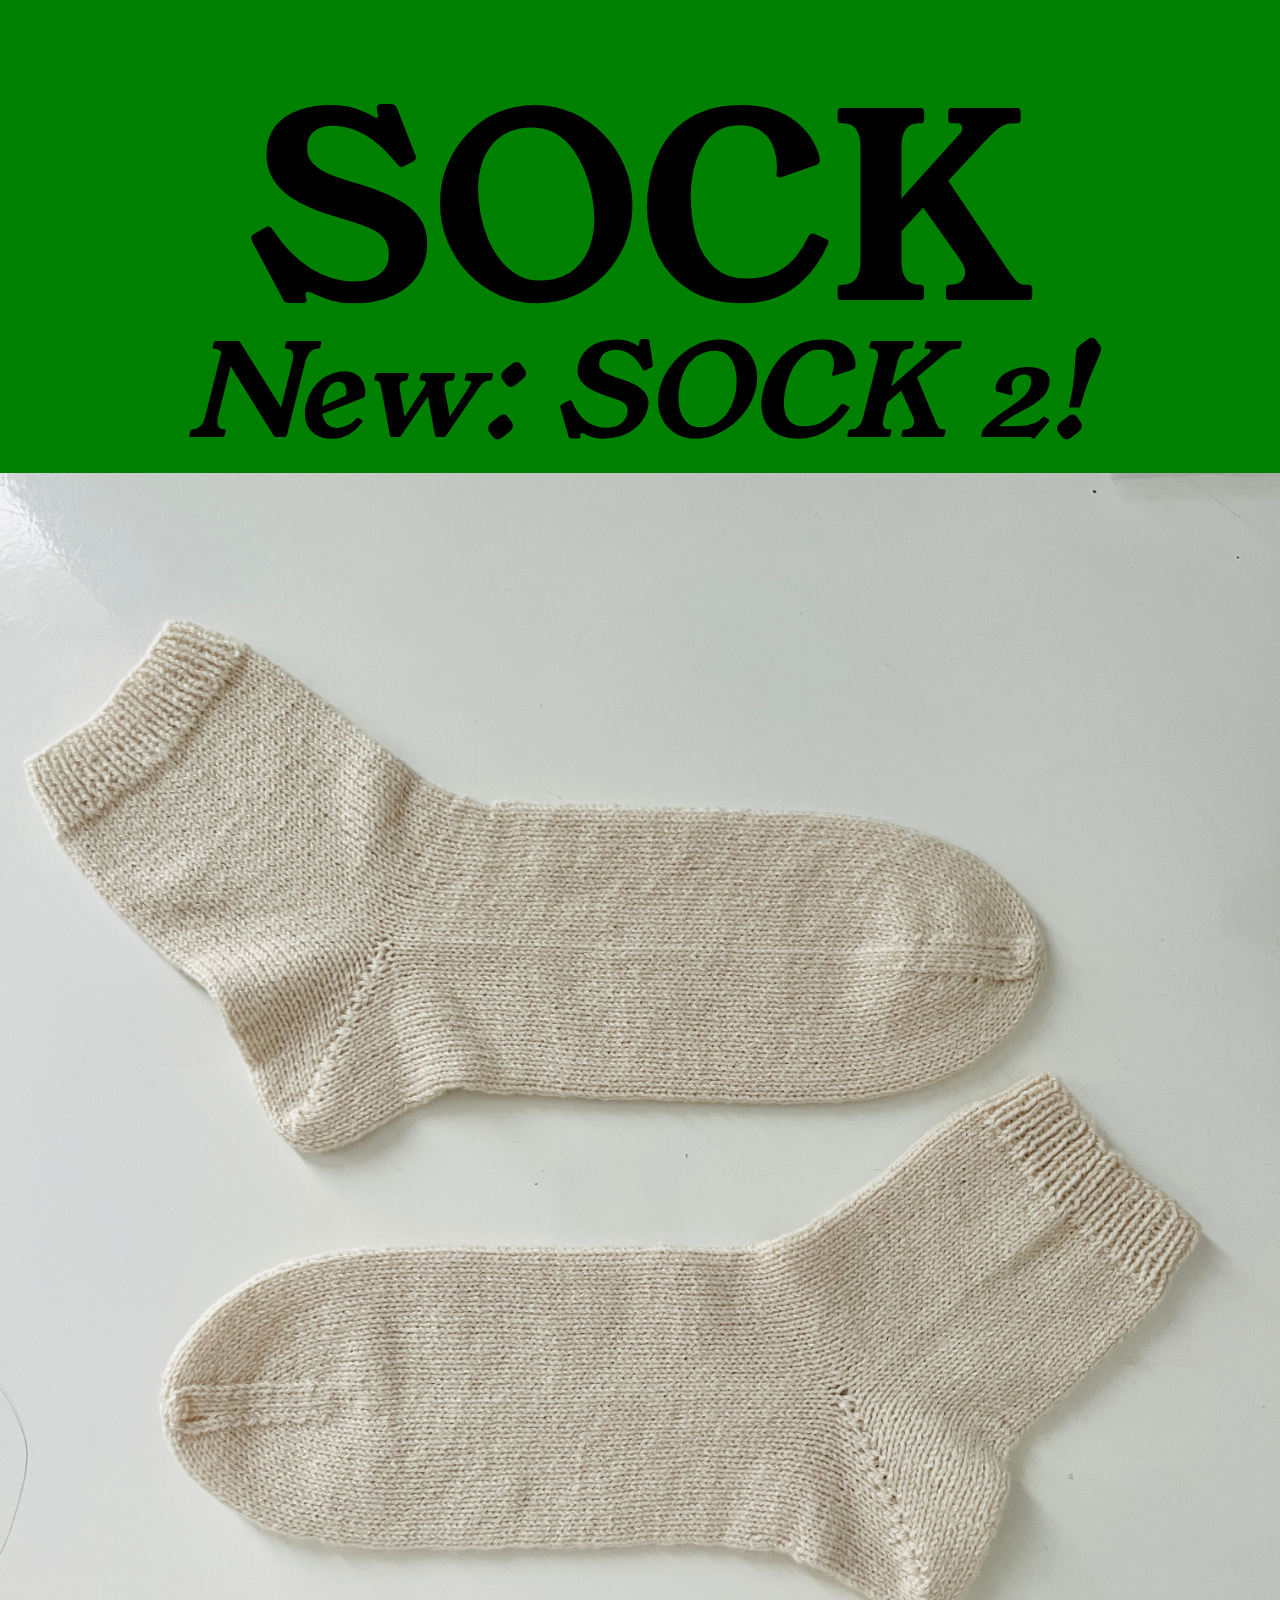
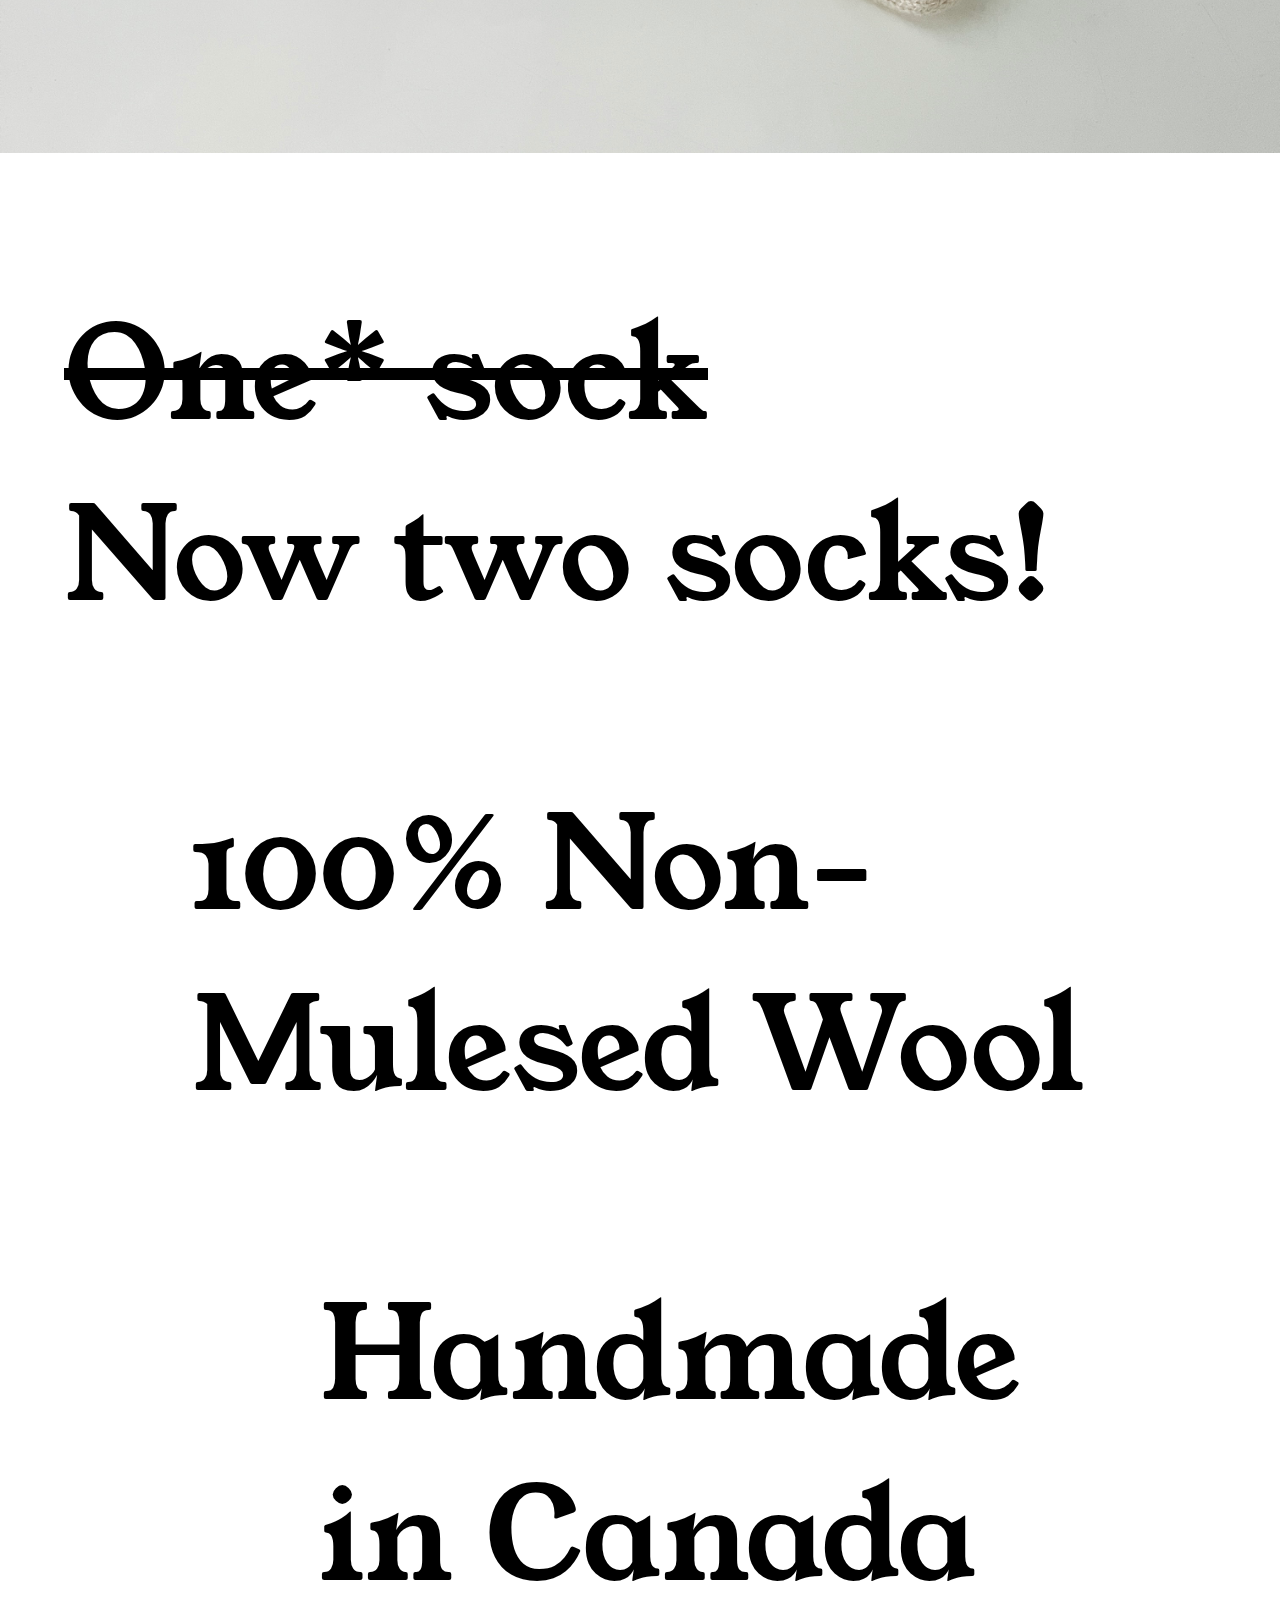
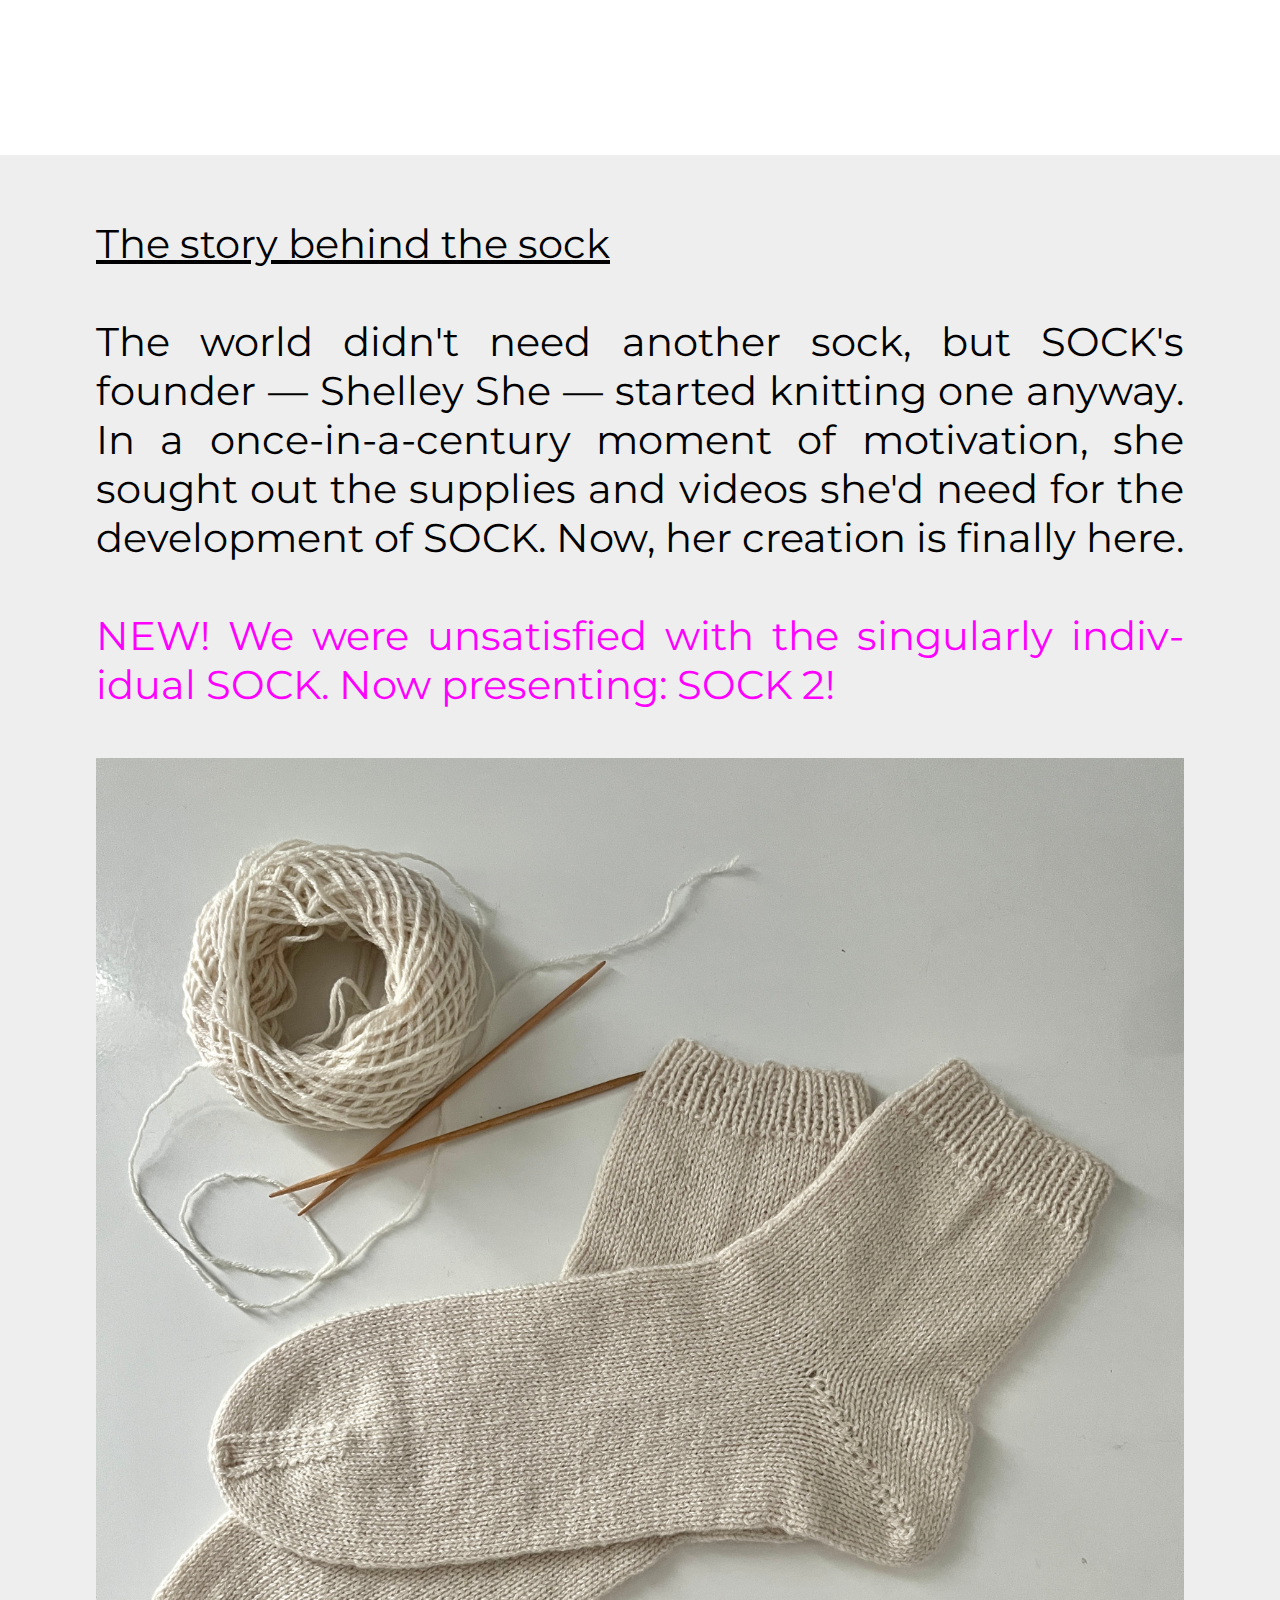
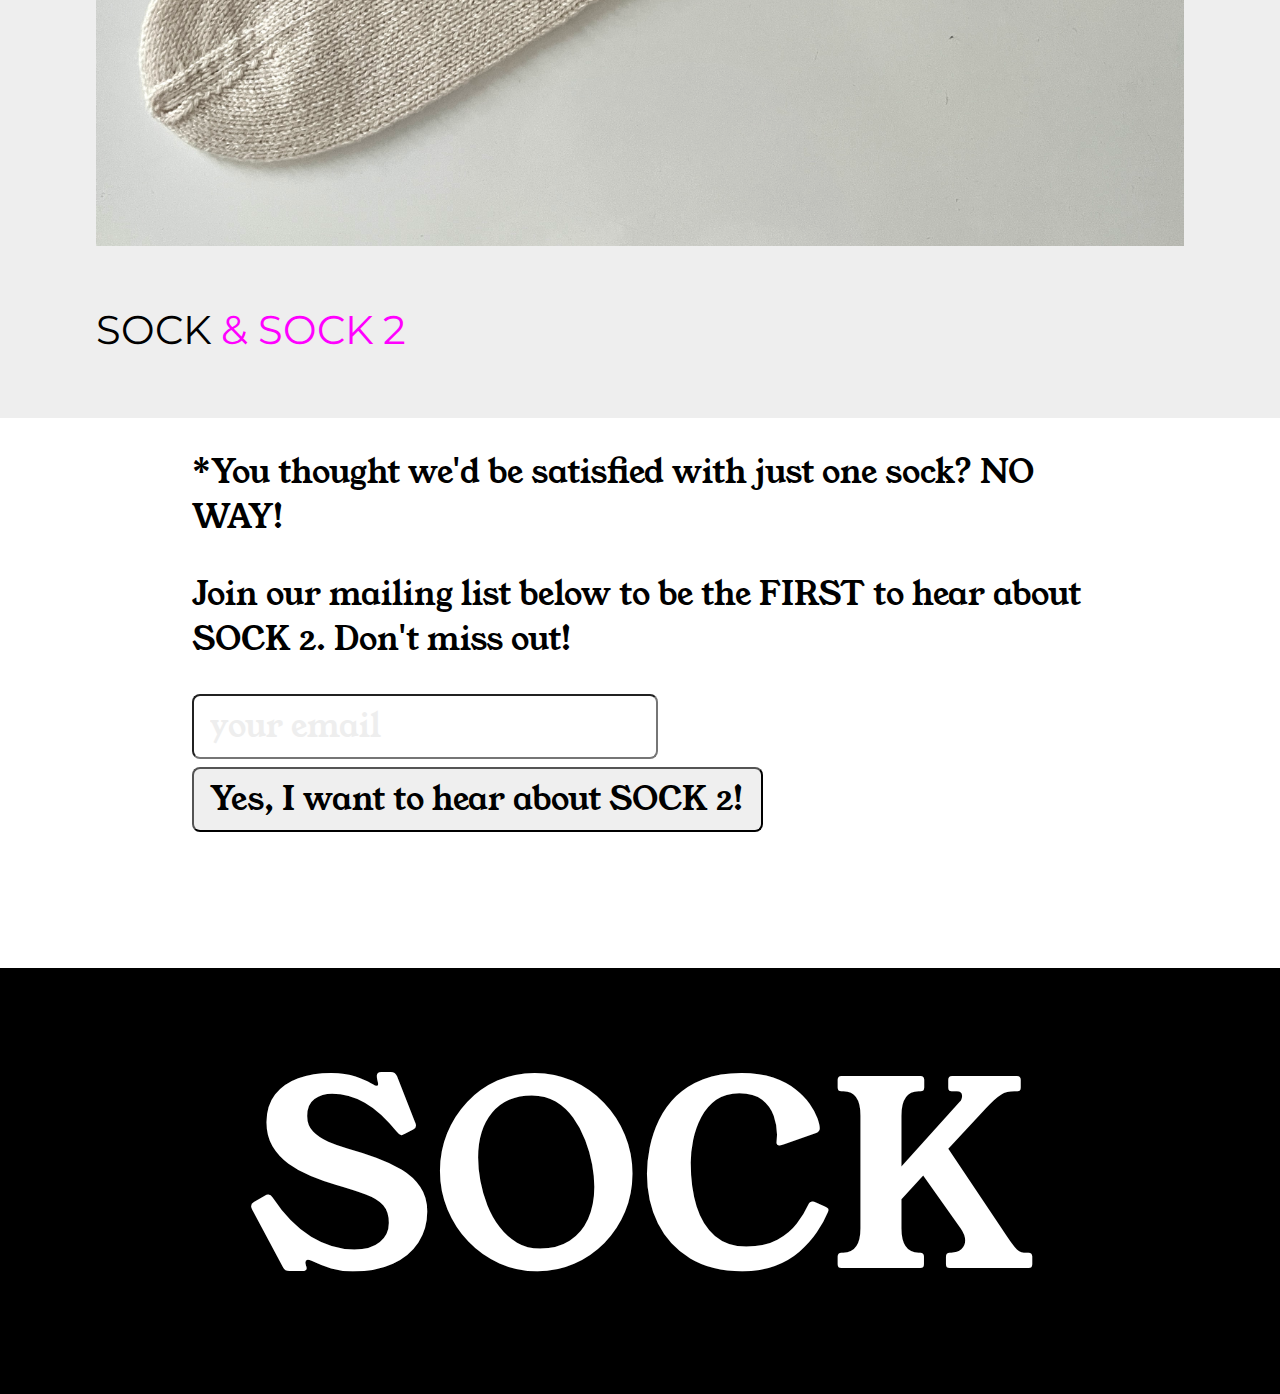
<file: sock/index.html>
<!DOCTYPE html>
<html lang="en">
<head>
	<title>S O C K & S O C K 2</title>
	<link href="https://fonts.googleapis.com/css2?family=Young+Serif&family=Montserrat:wght@900&display=swap" rel="stylesheet">
	<link rel="icon" type="image/x-icon" href="sock16x16.png">
	<script type="text/javascript">

  		document.addEventListener("DOMContentLoaded", function(event) {
			var form = document.getElementById("email-form");
			function submitForm(event) {
				subscribeFunction();
				event.preventDefault();
			}
			form.addEventListener('submit', submitForm);
		});
		function subscribeFunction() {
			var page = 'sock';
			var email = document.getElementById("email-form-email").value;
			var element = document.getElementById("email-sub-feedback");
			var submitButton = document.getElementById("email-form-submit");
			if (!submitButton.disabled) {
				submitButton.disabled = true;
				element.innerText = '';
				const xhttp = new XMLHttpRequest();
				xhttp.onload = function() {
					console.log("response, and responseText:");
					console.log(this.response);
					console.log(this.responseText);
					if (this.responseText == '0') {
						element.className = "success";
						element.innerHTML = "Thank you for signing up! We will be sure to let you know about SOCK 2.";
					} else {
						element.className = "failure";
						element.innerHTML = "Oops! SOCK server error :') Send to your administrator: " + this.responseText;
						submitButton.disabled = false;
					}
				}
				xhttp.open("GET",
				`../join_mailing_list.php?page=${page}&email=${email}`, true);
				xhttp.send();
				console.log("submit away!!!");
			}
		}
	</script>
	<style>
		html,body{padding:0; margin:0;}
		#sock-header{background:#008000; padding: 2em 0; margin: 0;}
		#sock-description{font-family:'Young Serif'; font-size: 10vw; padding: 0 15vw;}
		#sock-story{background:#eee; padding: 5vw 7.5vw;
			font-size: 2vw;
			font-size: max(40px, 3vw);
			font-family: Montserrat, sans-serif;
			text-align: justify;
		}
		#sock-footer{font-family:'Young Serif'; font-size: 2em; padding: 0 15vw; padding-bottom: 2em;}
		#sock-footer form input{font-size: 1em; font-family:'Young Serif'; padding: .25em .5em; border-radius: .25em; max-width: 100%; margin-bottom:.25em;}
		#sock-footer form input::placeholder{color: #eee;}
		#sock-footer form input.email-sub:hover{cursor: pointer; background: green;}
		#sock-footer form input.email-sub:active{color: white;}
		#sock-footer #email-sub-feedback {min-height: 2em;}
		#sock-footer #email-sub-feedback.success{color: #4a5;}
		#sock-footer #email-sub-feedback.failure{color: #f98;}
	</style>
</head>
<body>
	<div id="header">
		<p id="sock-header" style="text-align: center;">
				<span style="font-size:20vw; font-family:'Young Serif';">SOCK</span><br/>
				<span style="font-size:10vw; font-family:'Young Serif'; line-height:0;"><i>New: SOCK 2!</i></span><br/>
		</p>
	</div>
	<img src="SOCK(OPP).jpg" / width="100%"><br/>
	<div id="sock-description">
		<p style="margin-left:-1em;"><span style="text-decoration:line-through">One* sock</span><br/>Now two socks!</p>
		<p style="margin-left:0em;">100% Non-Mulesed Wool</p>
		<p style="margin-left:1em;">Handmade in Canada</p>
	</div>
	<div id ="sock-story">
		<u>The story behind the sock</u><br/>
		<br/>
		The world didn't need ano&shy;ther sock, but SOCK's founder &mdash; Shelley She &mdash; started knit&shy;ting one any&shy;way. In a once-in-a-cen&shy;tury moment of moti&shy;vation, she sought out the sup&shy;plies and videos she'd need for the dev&shy;elop&shy;ment of SOCK. Now, her crea&shy;tion is finally here.<br/>
		<br/>
		<span style="color:#f0f;">NEW! We were un&shy;satis&shy;fied with the singul&shy;ar&shy;ly indiv&shy;idual SOCK. Now pre&shy;sent&shy;ing: SOCK 2!</span><br/>
		<br/>
		<img src="SOCK(WITHYARN).jpg" / width="100%"><br/>
		<br/>
		SOCK <span style="color:#f0f;">& SOCK 2</span>
	</div>
	<div id="sock-footer">
		<p>*You thought we'd be satisfied with just one sock? NO WAY!</p>
		<p>Join our mailing list below to be the FIRST to hear about SOCK 2. Don't miss out!</p>
		<form id="email-form">
			<input type="email" placeholder="your email" id="email-form-email" />
			<input type="submit" class="email-sub" id="email-form-submit" value="Yes, I want to hear about SOCK 2!" />
			<div id="email-sub-feedback"></div>
		</form>
	</div>
<!-- 	<p>Welcome to my sock website!</p>
	<p>This is [not yet] a photograph of a sock Shelley knitted by hand.</p> -->
	<div id="header">
		<p id="sock-header" style="text-align: center; color: #fff; background: #000">
				<span style="font-size:20vw; font-family:'Young Serif';">SOCK</span><br/>
		</p>
	</div>
</body>
</html>
</file>
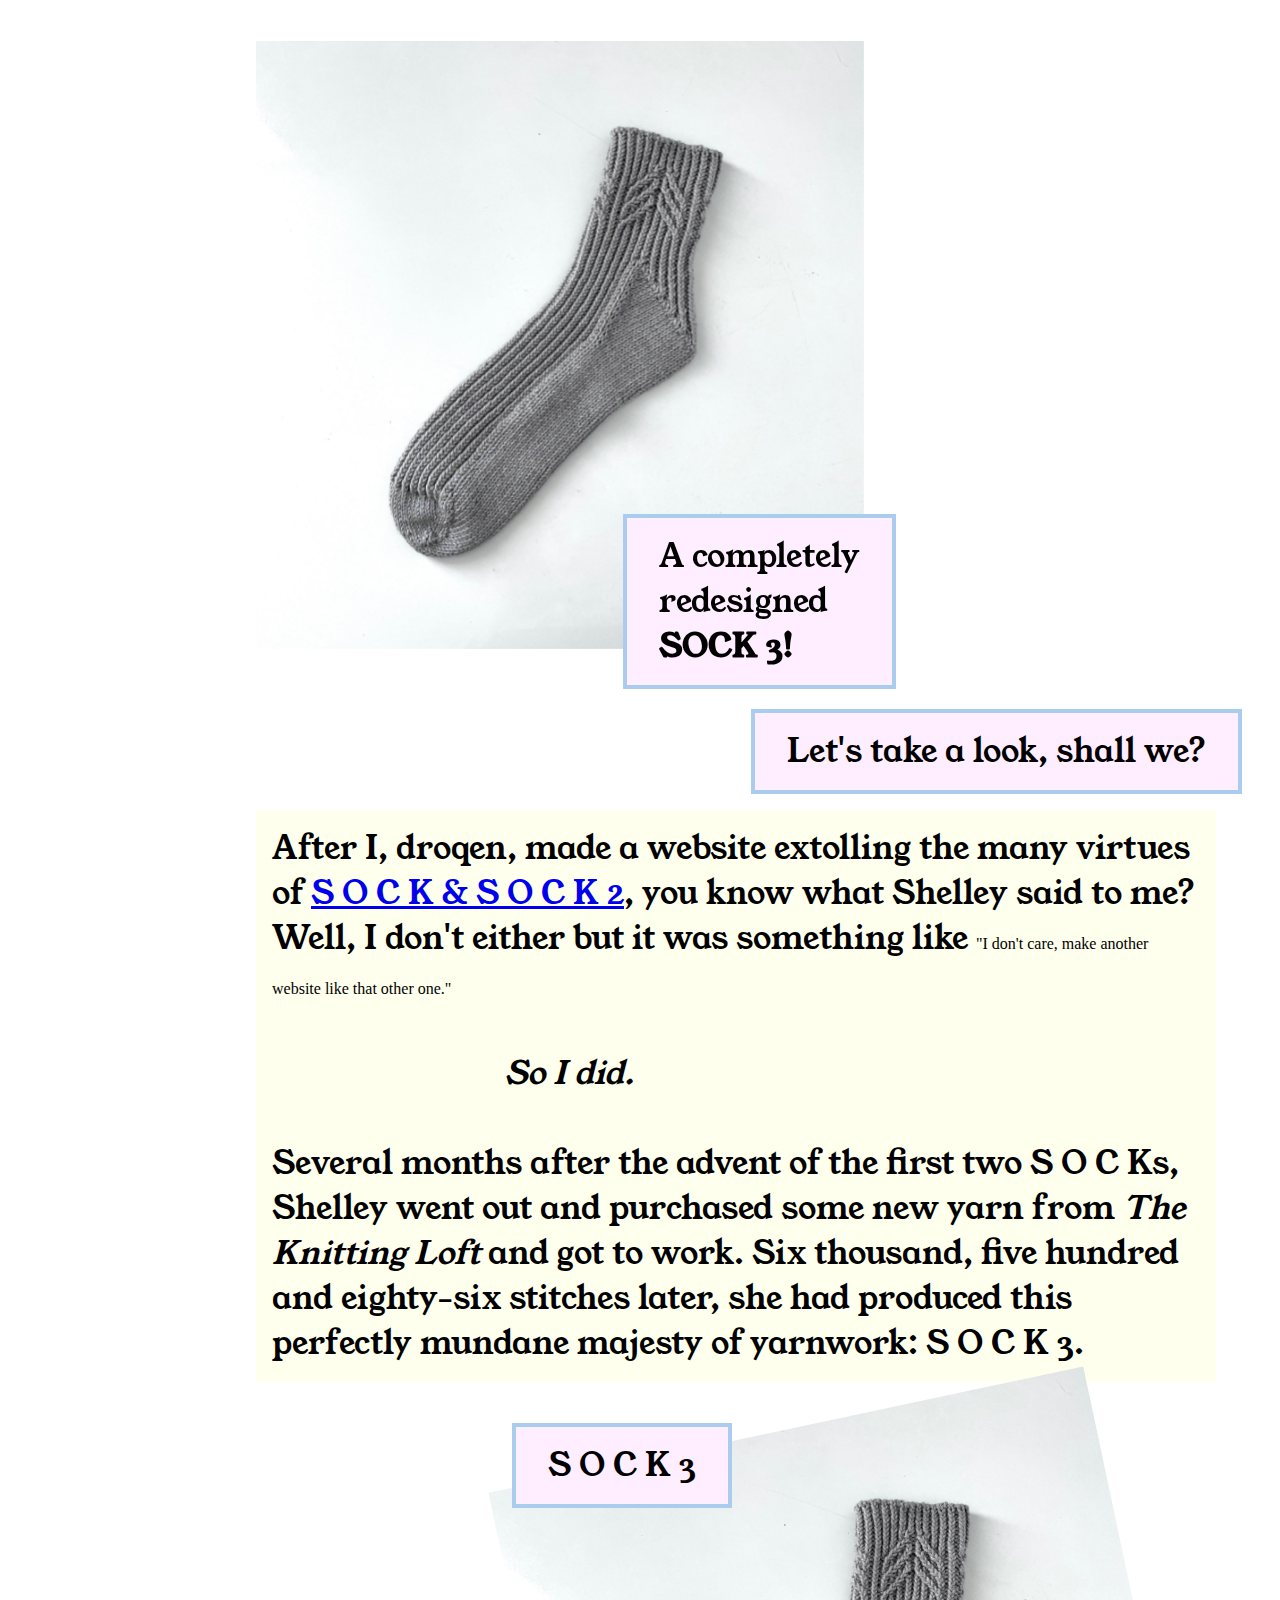
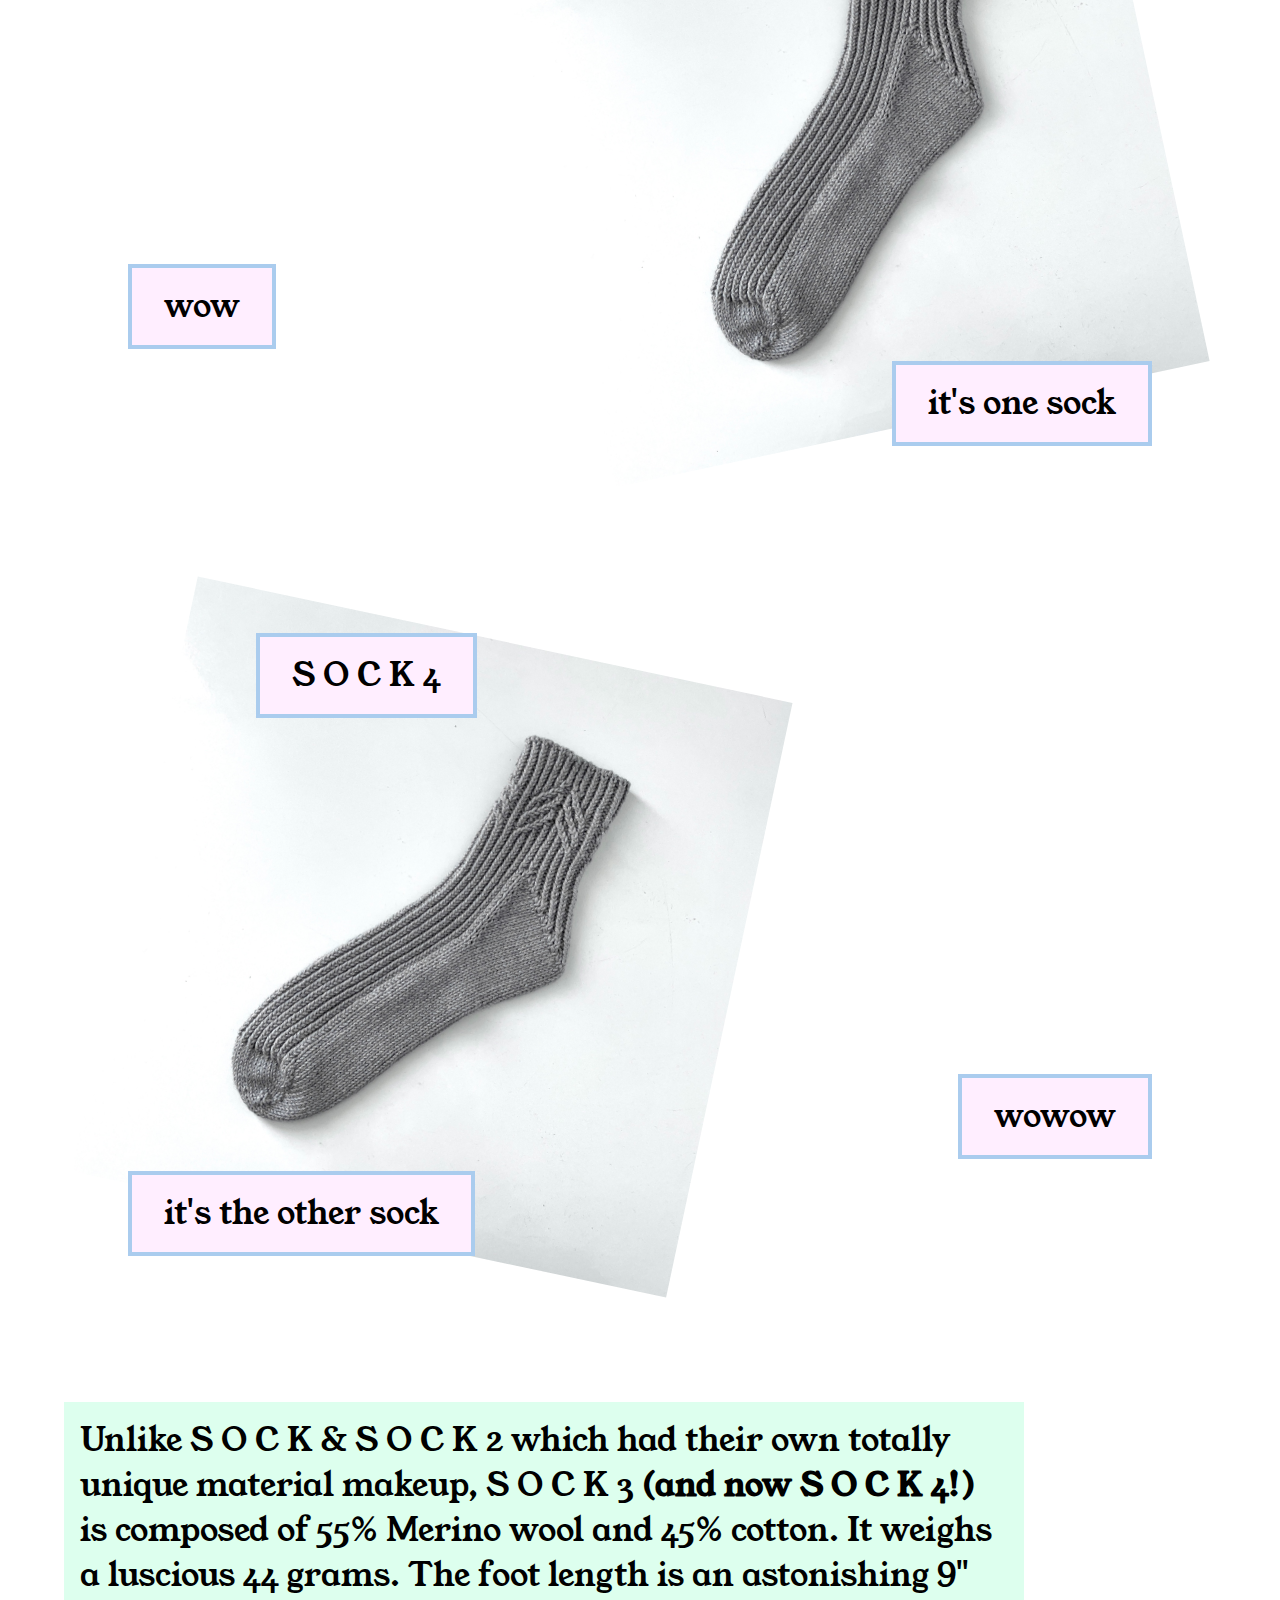
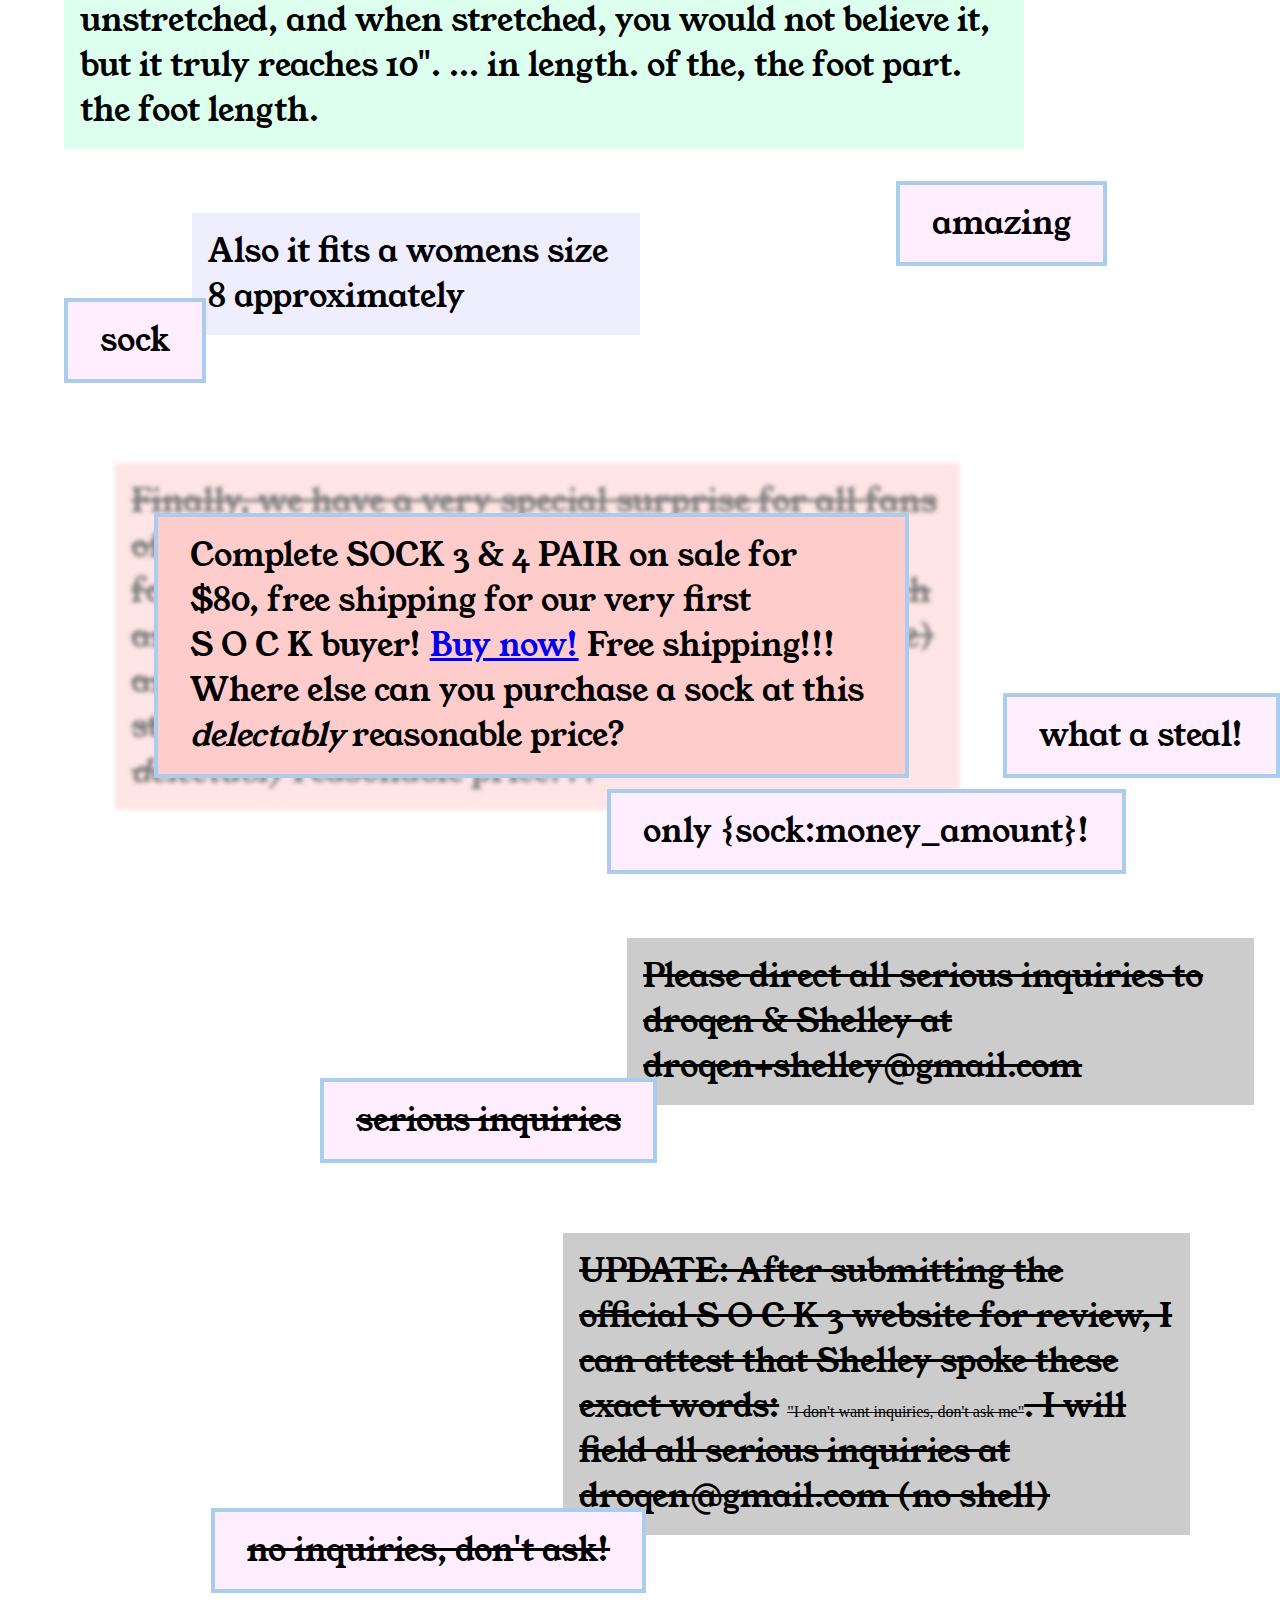
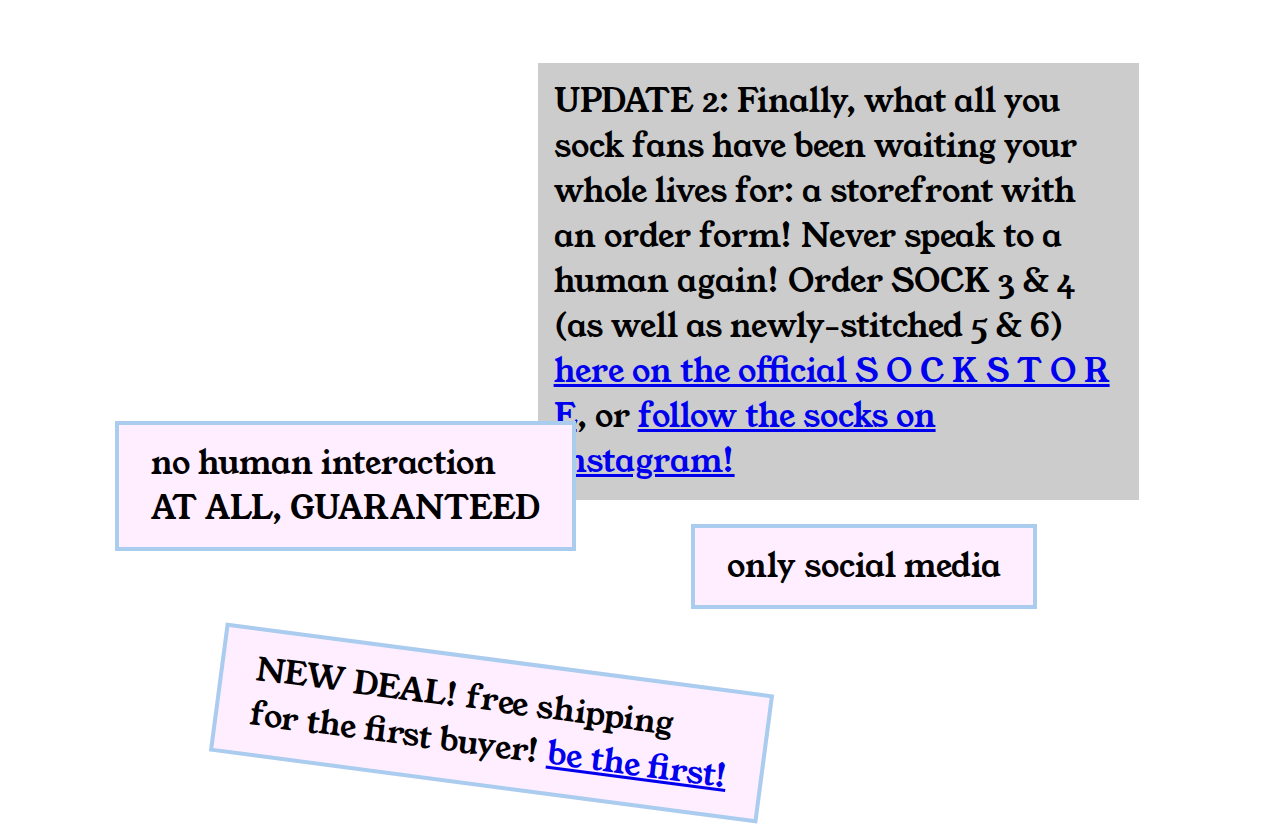
<file: sock3/index.html>
<!DOCTYPE html>
<html>
	<head>
		<title>S O C K 3</title>
		<link href="https://fonts.googleapis.com/css2?family=Young+Serif&family=Montserrat:wght@900&display=swap" rel="stylesheet">
		<link rel="icon" type="image/x-icon" href="../favicon.png">
		<style>
			html,body{padding:0; margin:0;}
			body{font-family:'Young Serif'; font-size: 2em; background-color: white; }
			img.sock3{
				position: absolute;
				width: auto; height: 75vh;
				left: 20vw;
				top: 5vh;
				backface-visibility: hidden;
			}
			.flippable {
				backface-visibility: hidden;
				transition: transform 1s;
			}
			.preflipped {
				transform: perspective(800px) rotateY(-179deg);
			}
			.unflipped {
				transform: perspective(800px) rotateY(0deg);
			}
			.postflipped {
				transform: perspective(800px) rotateY(179deg);
			}
			div.halfscreen{
				height:50vh;
				min-height:200px;
			}
			div.semifullscreen{
				position: relative;
				height:90vh;
				min-height:380px;
			}
			.stamp {
				position: absolute; width: auto; height: auto;
			}
			.words {
				width: fit-content; height: fit-content;
				background-color: #fef;
				z-index: 1;
				padding: 0.5em 1em;
				border: 4px solid #ace;
			}

			.voice-of-shelley {
				font-family: 'Times New Roman', Times, serif;
				font-size: 16px;
			}

		</style>
	</head>

	<body>
		<div class="semifullscreen">
			<img src="grey_sock.jpg" class="sock3 stamp flippable unflipped" style="left:20%; top:5%; height: 75%;">
			<img src="grey_socks.jpg" class="sock3 stamp flippable preflipped" style="left:20%; top:5%; height: 75%;">
			<div class="words stamp flippable unflipped" style="right: 30%; bottom: 15%;">
				A completely<br/>redesigned<br/><strong><nobr>SOCK 3</nobr>!</strong>
			</div>
			<div class="words stamp flippable preflipped" style="right: 30%; bottom: 15%;">
				Wait...<br/>holy shit,<br/>it's <strong><nobr>SOCK 3 & 4</nobr>!</strong>
			</div>
			<div class="words stamp" style="right: 3%; bottom: 2%;">
				Let's take a look, shall we?
			</div>
			<script>
				window.setTimeout(() => {
					console.log("FLIP!");
					document.querySelectorAll(".unflipped").forEach(element => {
						element.classList.remove("unflipped");
						element.classList.add("postflipped");
					});
					document.querySelectorAll(".preflipped").forEach(element => {
						element.classList.remove("preflipped");
						element.classList.add("unflipped");
					});
				}, 1000);
			</script>
		</div>
		<div>
			<div style="margin: 0 5% 0 20%; padding: .5em; background-color: #ffe;">
				After I, droqen, made a website extolling the many virtues of <a href="../sock/"><nobr>S O C K</nobr> & <nobr></nobr>S O C K  2</nobr></a>, you know what Shelley said to me? Well, I don't either but it was something like <span class='voice-of-shelley'>"I don't care, make another website like that other one."</span><br/>
				<br/>
				<em style="padding-left: 25%">So I did.</em><br/>
				<br/>
				Several months after the advent of the first two <nobr>S O C Ks</nobr>, Shelley went out and purchased some new yarn from <em>The Knitting Loft</em> and got to work. Six thousand, five hundred and eighty-six stitches later, she had produced this perfectly mundane majesty of yarnwork: S O C K   3.
			</div>
		</div>
		<div class="semifullscreen">
			<img src="grey_sock.jpg" id="sock3" class="stamp" style="right:10%; top:5%; height: 75%; transform: rotate(-12deg);">
			<div class="words stamp" style="left: 40%; top: 5%;">S O C K   3</div>
			<div class="words stamp" style="left: 10%; bottom: 30%;">wow</div>
			<div class="words stamp" style="right: 10%; bottom: 18%;">it's one sock</div>
		</div>
		<div class="semifullscreen">
			<img src="grey_sock.jpg" id="sock3" class="stamp" style="left: 10%; top:5%; height: 75%; transform: rotate(12deg);">
			<div class="words stamp" style="left: 20%; top: 5%;">S O C K   4</div>
			<div class="words stamp" style="right: 10%; bottom: 30%;">wowow</div>
			<div class="words stamp" style="left: 10%; bottom: 18%;">it's the other sock</div>
		</div>
		<div>
			<div style="margin: 0 20% 0 5%; padding: .5em; background-color: #dfe;">
				Unlike S O C K & S O C K 2 which had their own totally unique material makeup, <nobr>S O C K 3</nobr> <strong>(and now <nobr>S O C K 4!</nobr>)</strong> is composed of 55% Merino wool and 45% cotton. It weighs a luscious 44 grams. The foot length is an astonishing 9" unstretched, and when stretched, you would not believe it, but it truly reaches 10". ... in length. of the, the foot part. the foot length.
			</div>
		</div>
		<div style="position: relative; padding: 2em 0;">
			<div style="margin: 0 50% 0 15%; padding: .5em; background-color: #eef;">
				Also it fits a womens size 8 approximately
			</div>
			<div class="words stamp" style="left: 70%; top: 1em;">amazing</div>
			<div class="words stamp" style="left: 5%; bottom: .5em;">sock</div>
		</div>
		<div style="position: relative; padding: 2em 0;">
			<div style="margin: 0 25% 0 9%; padding: .5em; background-color: #fcc; opacity: 0.5; filter: blur(2px);">
				<span style="text-decoration:line-through;">Finally, we have a very special surprise for all fans of S O C K. You (yes, you) can purchase <nobr>S O C K 3</nobr> for the low low cost of materials and labour, which amounts to $42.49CAD plus cost of shipping (~$12) and a little markup for payment provider fees. A steal! Where else can you purchase a sock at this <em>delectably</em> reasonable price???</span>
			</div>
			<div class="words stamp" style="left: 12%; right:29%; bottom:3em; background-color: #fcc;">
				Complete SOCK 3 & 4 PAIR on sale for $80, free shipping for our very first <nobr>S O C K</nobr> buyer! <a href='https://ko-fi.com/SHEmade1/shop'>Buy now!</a> Free shipping!!! Where else can you purchase a sock at this <em>delectably</em> reasonable price?
			</div>
			<div class="words stamp" style="right:0%; bottom:3em;">what a steal!</div>
			<div class="words stamp" style="right: 12%; bottom: 0em;">only {sock:money_amount}!</div>
		</div>
		<div style="position: relative; padding: 2em 0;">
			<div style="margin: 0 2% 0 49%; padding: .5em; background-color: #ccc;">
				<span style="text-decoration:line-through;">Please direct all serious inquiries to droqen & Shelley at droqen+shelley@gmail.com</span>
			</div>
			<div class="words stamp" style="left:25%; bottom:.2em;"><span style="text-decoration:line-through;">serious inquiries</span></div>
		</div>
		<div style="position: relative; padding: 2em 0;">
			<div style="margin: 0 7% 0 44%; padding: .5em; background-color: #ccc;">
				<span style="text-decoration:line-through;">UPDATE: After submitting the official S O C K 3 website for review, I can attest that Shelley spoke these exact words:</span> <span class="voice-of-shelley" style="text-decoration: line-through;">"I don't want inquiries, don't ask me"</span><span style="text-decoration:line-through;">. I will field all serious inquiries at droqen@gmail.com (no shell)</span>
			</div>
			<div class="words stamp" style="left:16.5%; bottom:.2em;"><span style="text-decoration:line-through;">no inquiries, don't ask!</span></div>
		</div>
		<div style="position: relative; padding: 2em 0; margin-bottom: 7em;">
			<div style="margin: 0 11% 0 42%; padding: .5em; background-color: #ccc;">
				UPDATE 2: Finally, what all you sock fans have been waiting your whole lives for: a storefront with an order form! Never speak to a human again! Order SOCK 3 & 4 (as well as newly-stitched 5 & 6) <a href='https://ko-fi.com/SHEmade1/shop'>here on the official S O C K S T O R E</a>, or <a href='https://instagram.com/SHEmade1.log'>follow the socks on instagram!</a></span>
			</div>
			<div class="words stamp" style="left:9%; bottom:0.4em;">no human interaction<br/>AT ALL, GUARANTEED</div>
			<div class="words stamp" style="right:19%; bottom:-1.4em;">only social media</div>
			<div class="words stamp" style="right:40%; bottom:-7em; transform: rotate(7.5deg);">NEW DEAL! free shipping<br/>for the first buyer! <a href='https://ko-fi.com/SHEmade1/shop'>be the first!</a></div>
		</div>
		
		<!-- <div id="sock-header" style="text-align: left; color: #fff; background: #000">
			<span style="font-size:10vw; font-family:'Young Serif';">SOCK</span><br>
			<span style="font-size:10vw; font-family:'Young Serif';">SOCK 2</span><br>
			<span style="font-size:10vw; font-family:'Young Serif';">SOCK 3</span><br>
			<span style="font-size:10vw; font-family:'Young Serif';">WHAT'S NEXT?</span><br>
		</div> -->

	</body>
</html>
</file>
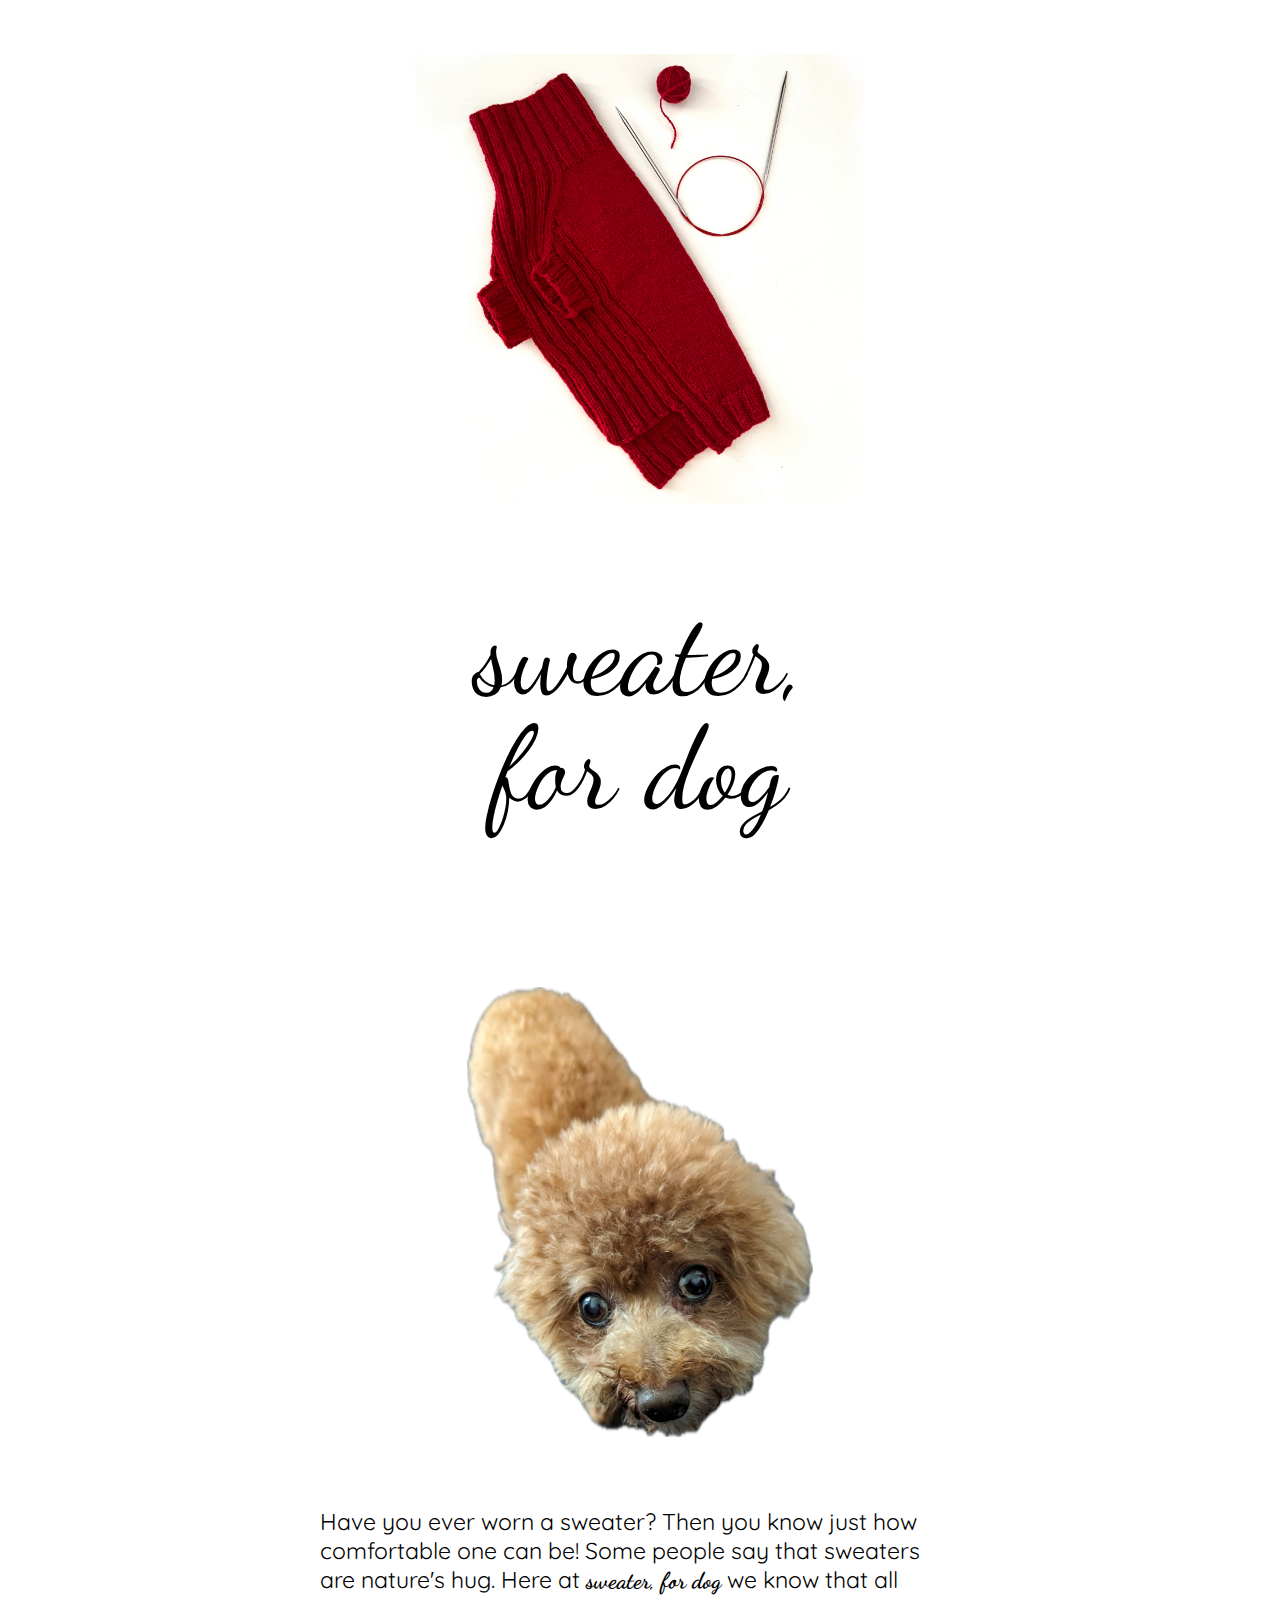
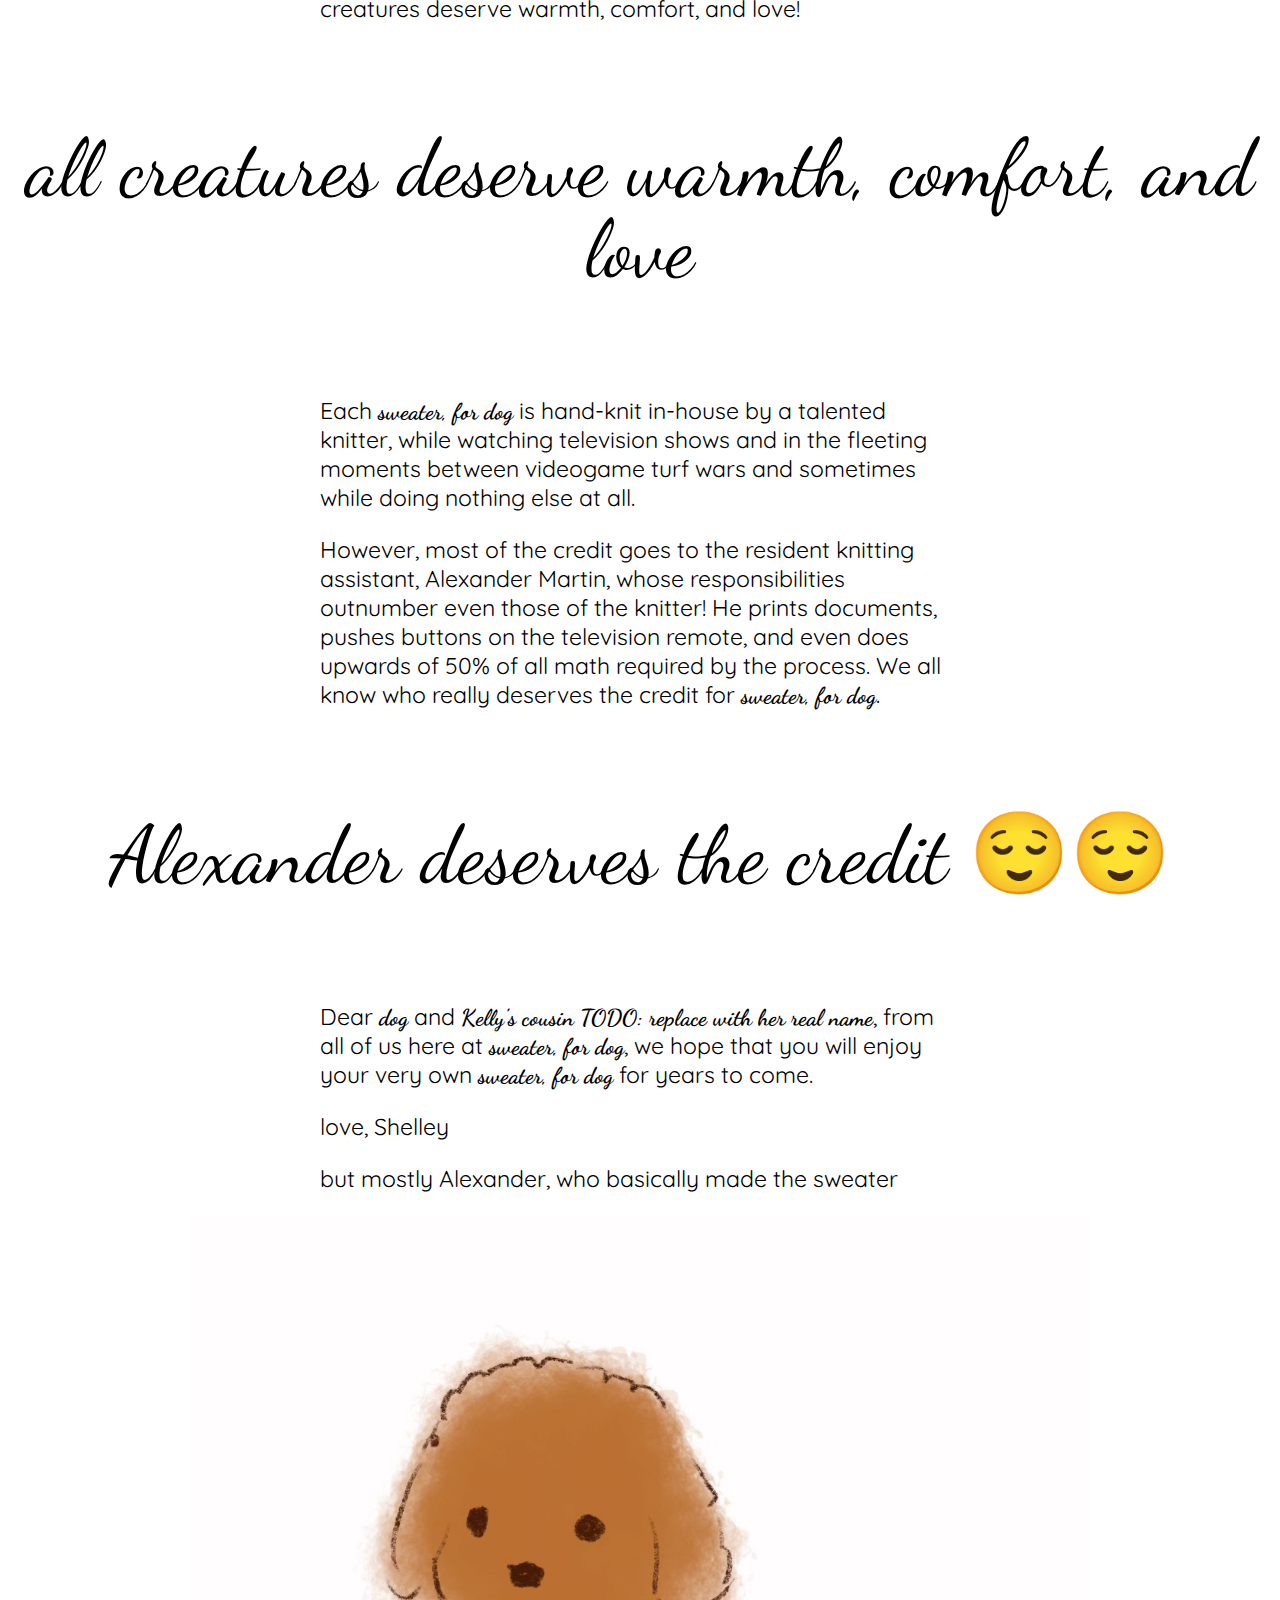
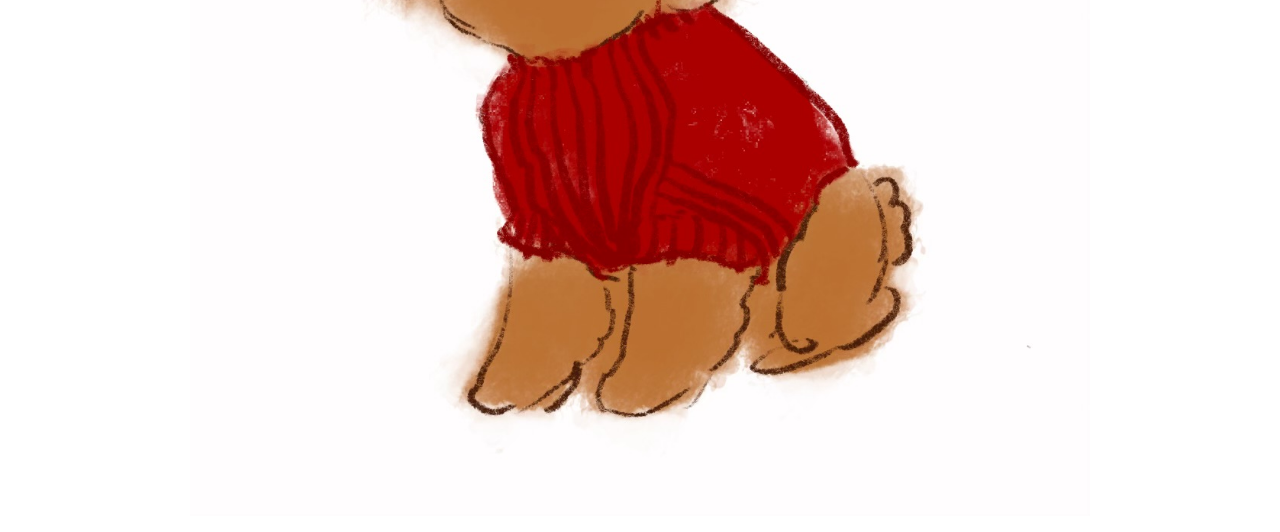
<file: sweater/index.html>
<!DOCTYPE html>
<html>

<head>
	<title>sweater, for dog</title>
	<link rel="preload" href="https://fonts.googleapis.com">
	<link rel="preload" href="https://fonts.gstatic.com" crossorigin>
	<link href="https://fonts.googleapis.com/css2?family=Dancing+Script&family=Quicksand:wght@300;400&display=swap"
		rel="stylesheet">
	<link rel="icon" href="img/dog_icon.png">
	<style>
		html,
		body {
			padding: 0;
			margin: 0;
			font-size: 1.2em;
			font-family: 'Quicksand', sans-serif;
			font-display: fallback;
		}

		h1,
		h3 {
			text-align: center;
			width: 100%;
			line-height: 1em;
			font-weight: normal;
		}

		h1 {
			font-size: 3.5em;
			font-family: 'Dancing Script', cursive;
			font-weight: normal;
			font-display: fallback;
		}

		p {
			padding-left: 25vw;
			padding-right: 25vw;
		}

		p strong {
			font-family: 'Dancing Script', cursive;
			font-weight: bold;
		}
	</style>
</head>

<body>
	<h1>
		<img src="img/sweater_ofc.jpg" style="max-width: 90vw; max-height: 50vh;" />
	</h1>
	<h1 style="font-size:5em">sweater,<br />for dog</h1>
	<br />
	<h1>
		<img src="img/dog_ofc.PNG" style="max-width: 90vw; max-height: 50vh;" />
	</h1>
	<p>Have you ever worn a sweater?
		Then you know just how comfortable one can be!
		Some people say that sweaters are nature's hug.
		Here at <strong>sweater, for dog</strong> we know that all creatures deserve warmth, comfort, and love!
	</p>
	<br />
	<h1>all creatures deserve warmth, comfort, and love</h1>
	<br />
	<p>Each <strong>sweater, for dog</strong> is hand-knit in-house by a talented knitter,
		while watching television shows and in the fleeting moments between videogame turf wars
		and sometimes while doing nothing else at all.
	</p>
	<p>However, most of the credit goes to the resident knitting assistant, Alexander Martin,
		whose responsibilities outnumber even those of the knitter! He prints documents, pushes buttons on the
		television remote, and even does upwards of 50% of all math required by
		the process. We all know who really deserves the credit for <strong>sweater, for dog</strong>.</p>
	<br />
	<h1>Alexander deserves the credit <nobr>😌😌</nobr>
	</h1>
	<br />
	<p>Dear <strong>dog</strong> and <strong>Kelly's cousin TODO: replace with her real name</strong>, from all of us
		here at <strong>sweater, for
			dog</strong>, we hope that you will enjoy your very own <strong>sweater, for
			dog</strong> for years to come.</p>
	<p>love, Shelley</p>
	<p>but mostly Alexander, who basically made the sweater</p>
	<h1 style="padding:0;margin:0;"><img src=" img/dog_illo.jpg" style="max-width: 80vw; max-height: 100vh;" /></h1>
</body>

</html>
</file>
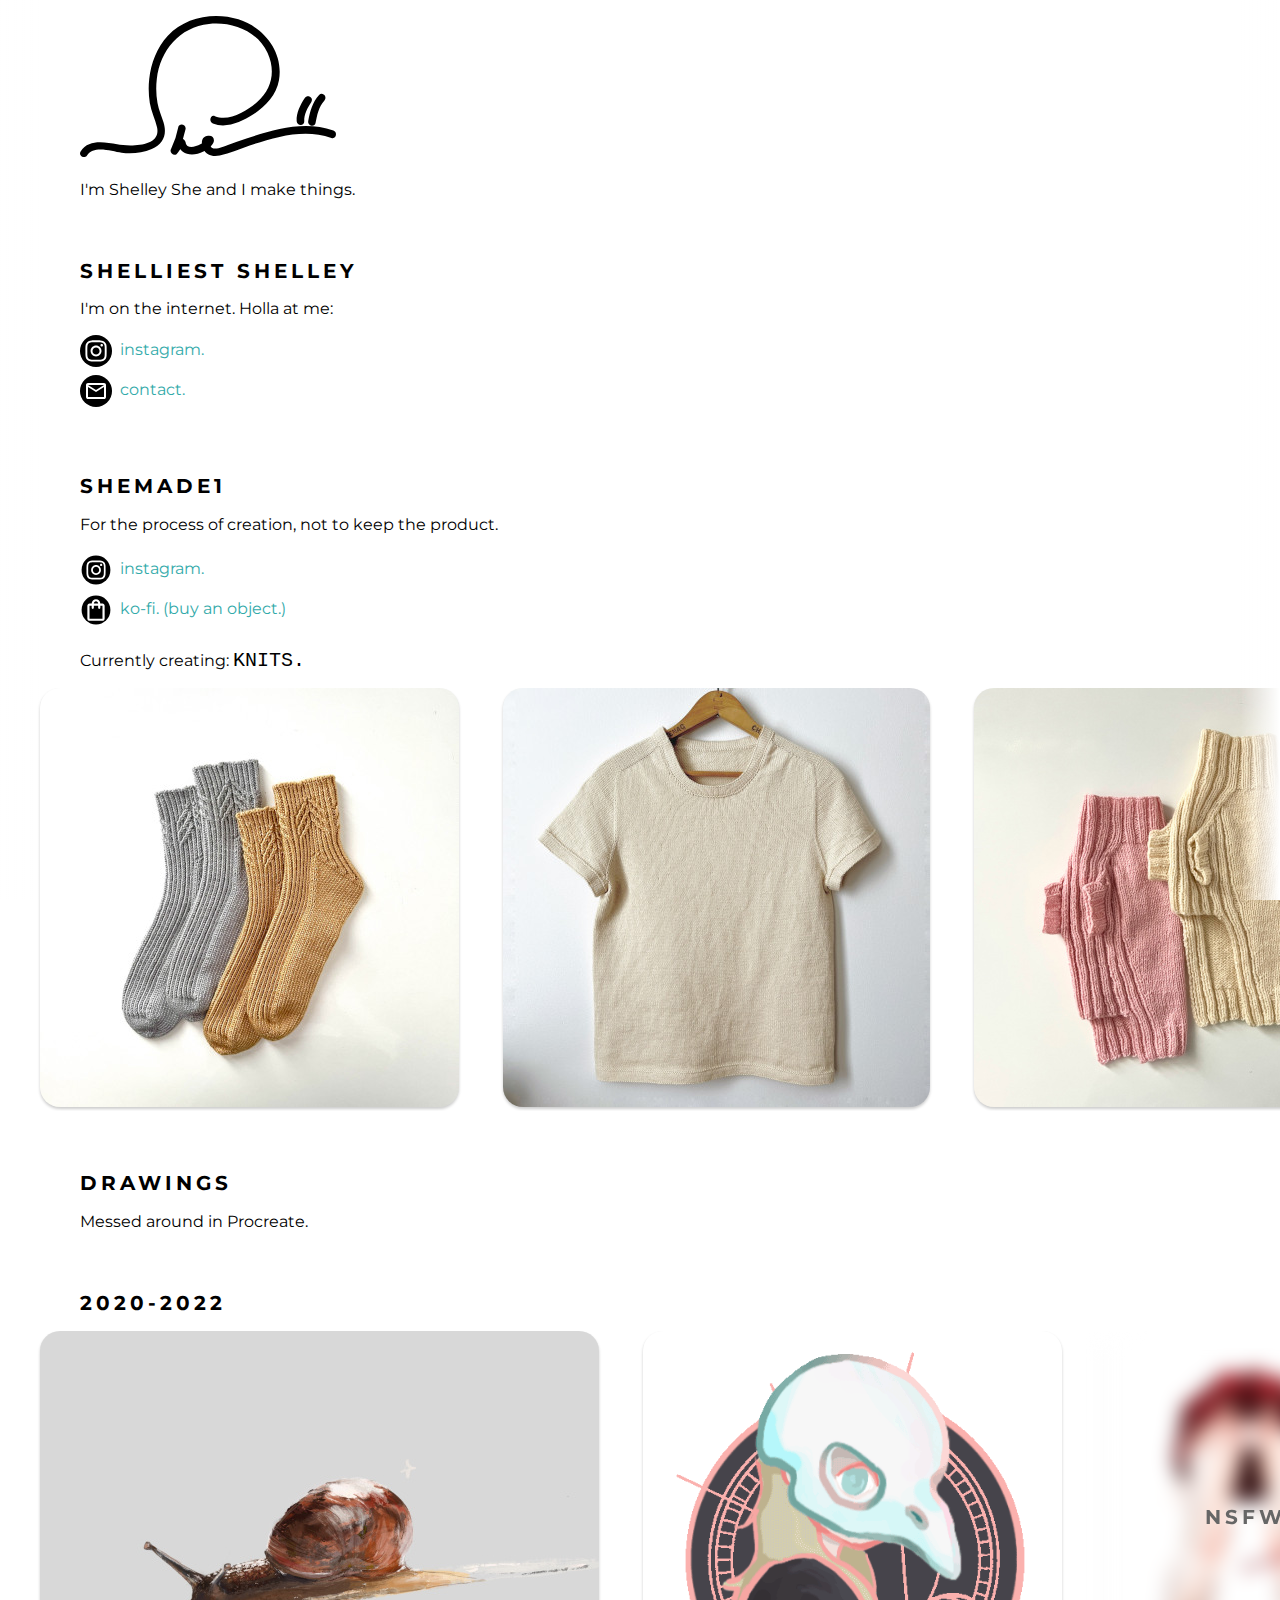
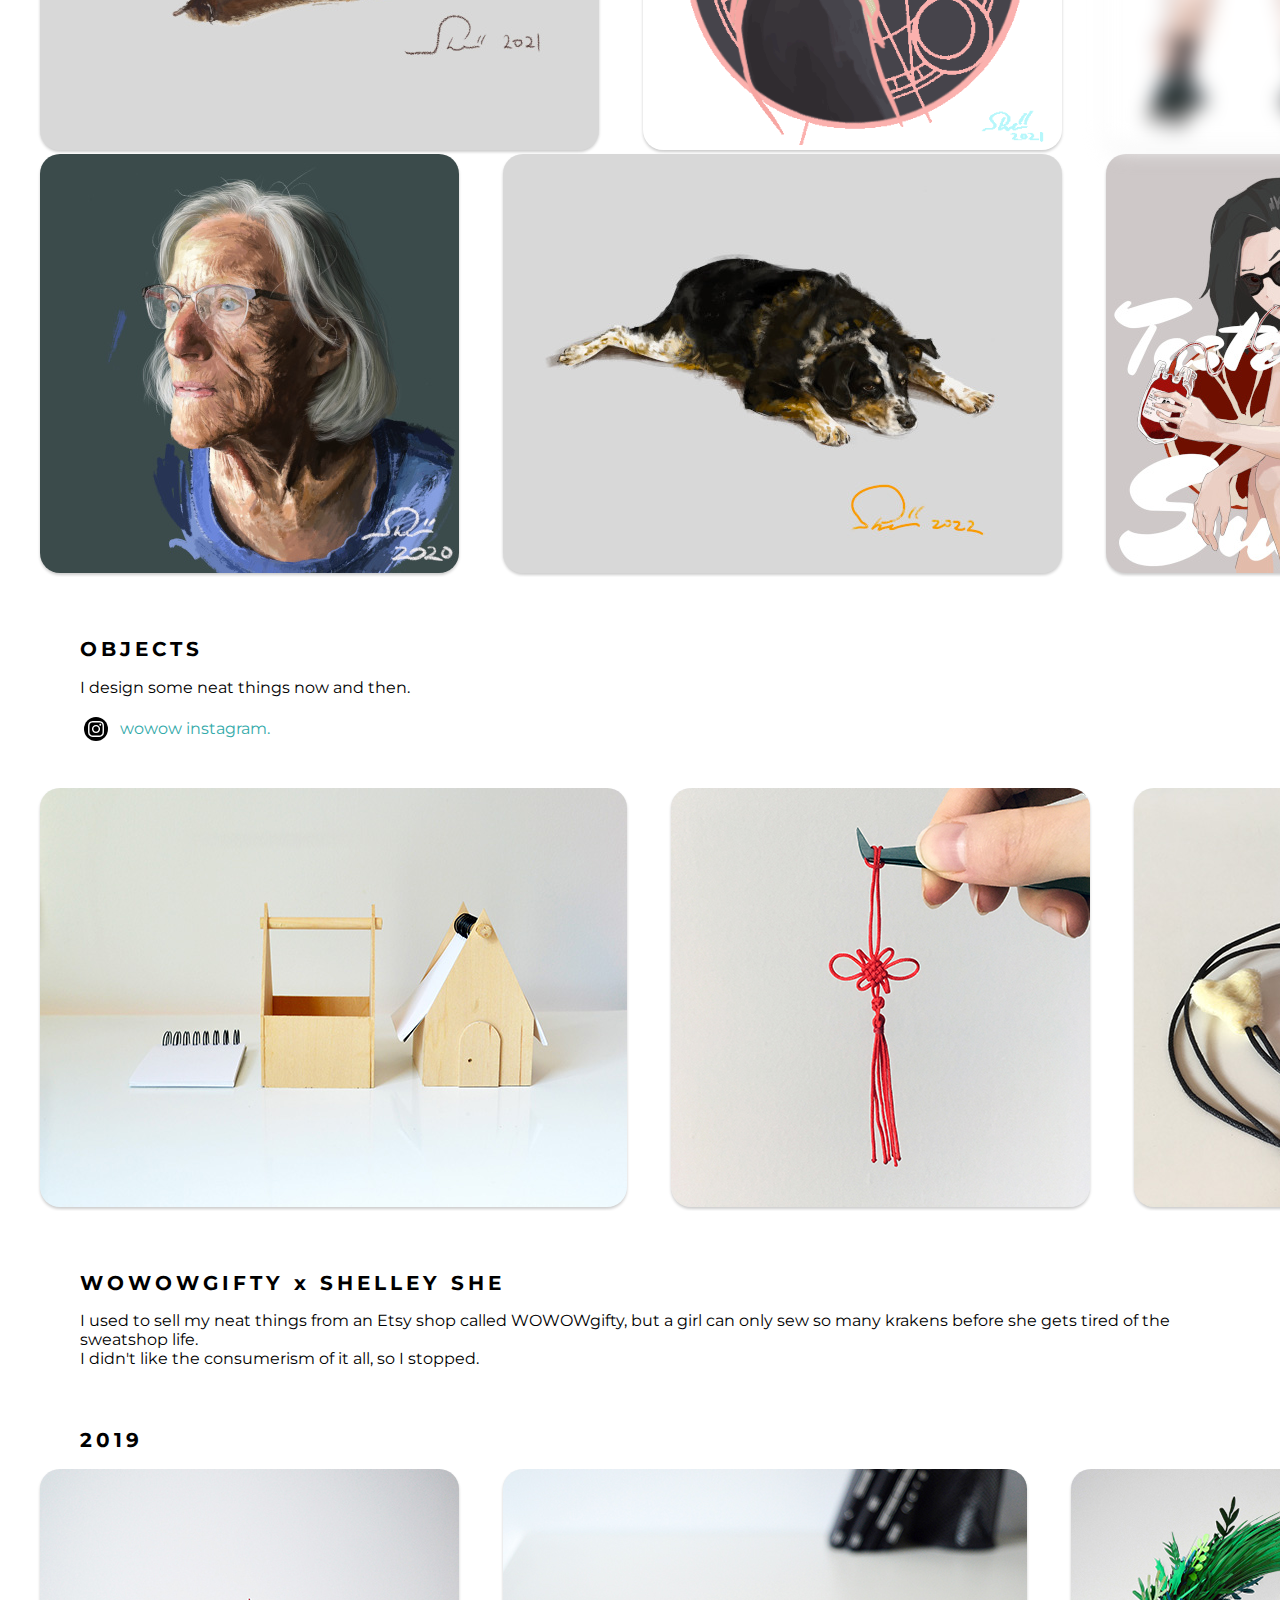
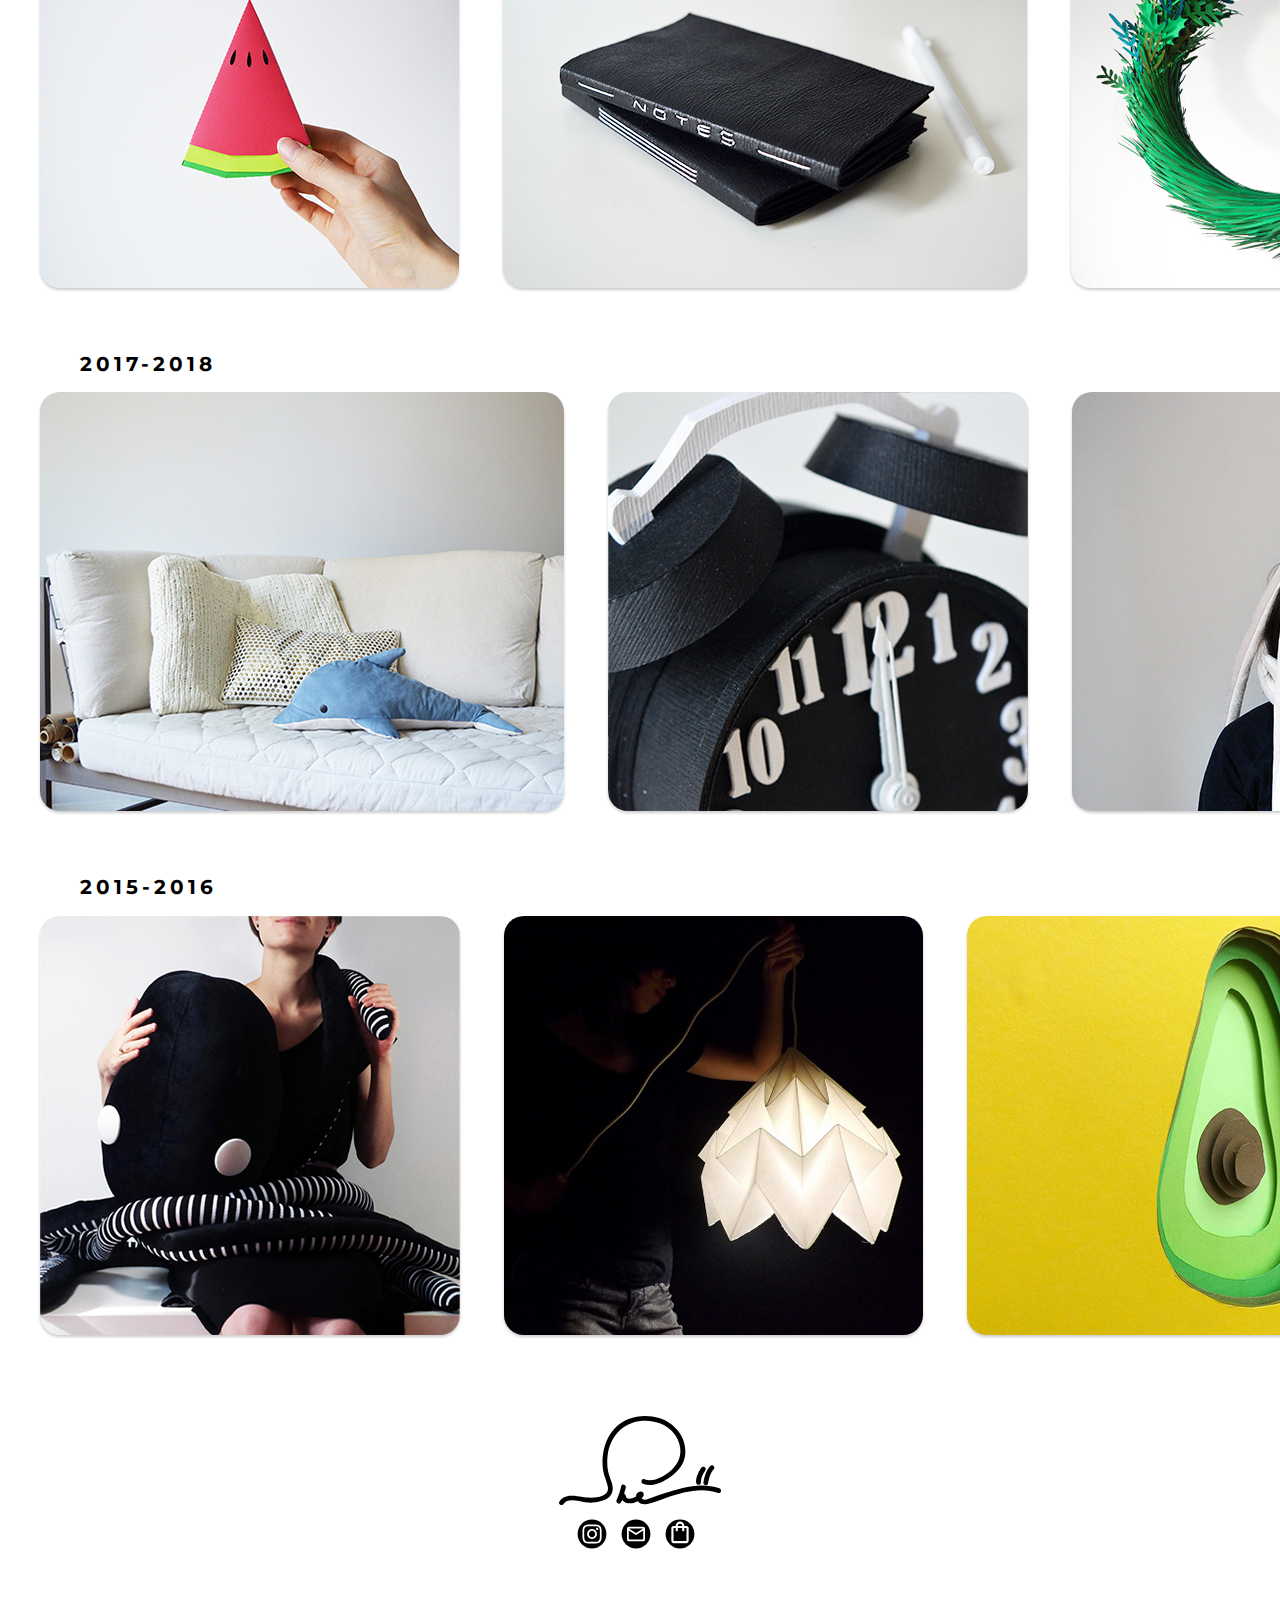
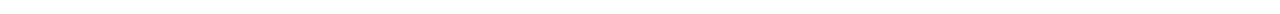
<file: www.shelleyshe.com/index.html>
<!DOCTYPE html>
<html>

<head>
	<!--<link rel="icon" href="svgs/shell_snail_circle.svg" type="image/svg+xml">-->
	<link rel="alternate icon" href="img/shell_snail_zoom.png" type="image/png">
	<title>Shelley She</title>
	<link rel="stylesheet" href="style.css">
</head>

<body>
	<p>
		<a href="index.html"><img src="svgs/shell-snail.svg" alt="shell snail logo" width="256" /></a><br /><br />
		I'm Shelley She and I make things.<br />
	</p>
	<h2>SHELLIEST SHELLEY</h2>
	<p>
		I'm on the internet. Holla at me:
	</p>

	<p>

		<a href="https://www.instagram.com/shelliest_insta/"><span class="svgicon_link"><span class="s"><img
						src="svgs/ext/instagram.svg" /></span>instagram.</span></a>

		<br />

		<a href="contact-form.html"><span class="svgicon_link"><span class="s"><img
						src="svgs/ext/mail_FILLFFF_wght400_GRAD0_opsz24.svg"
						style="transform: scale(0.75);" /></span>contact.</span></a>

		<!--<a href="https://www.patreon.com/shelliest">patreon</a>.<br/>-->
	</p>


	<h2>SHEMADE1</h2>
	<p>
		For the process of creation, not to keep the product.<br />
		<br />
		<a href="https://www.instagram.com/shemade1.log/"><span class="svgicon_link"><span class="s"
					style="transform: scale(0.90);"><img
						src="svgs/ext/instagram.svg"
						style="transform: scale(1);" /></span>instagram.</span></a>
		<br />
		<a href="https://www.ko-fi.com/shemade1/shop/"><span class="svgicon_link"><span class="s"
					style="transform: scale(0.90);"><img
						src="svgs/ext/shopping_bag_FILLFFF_wght400_GRAD0_opsz24.svg"
						style="transform: scale(0.90);" /></span>ko-fi. (buy an object.)</span></a>
		<br />
	</p>
	<p>
		Currently creating: <span style="font-family: 'Courier New', monospace; font-size:1.25em;">KNITS.</span>
	</p>
	<div class="hori">
		<img src="img/shemade1/419-sock345and6.jpg" height="419" />
		<span class="imagepad"></span>
		<img src="img/shemade1/419-slåtter-v2.jpg" height="419" />
		<span class="imagepad"></span>
		<img src="img/shemade1/419-dog-sweaters.jpg" height="419" />
		<span class="imagepad"></span>
		<img src="img/shemade1/419-sock1and2.jpg" height="419" />
		<span class="imagepad"></span>
		<img src="img/shemade1/419-camisole-no-5.jpg" height="419" />
		<span class="imagepad"></span>
		<img src="img/shemade1/419-yellow-zipper-project-bag.jpg" height="419" />
	</div>


	<h2>DRAWINGS</h2>
	<p>
		Messed around in Procreate.
	</p>
	<h2>2020-2022</h2>
	<div class="hori">
		<img src="img/drawings/00-snail-419.jpg" height="419" />
		<span class="imagepad"></span>
		<img src="img/shelliest/witch_circle_site.gif" height="419" />
		<span class="imagepad"></span>
		<span class="nsfw">
			<img src="img/drawings/02-white-ones-419.jpg" height="419" />
			<h2 class="caption">NSFW</h2>
		</span>
		<br />
		<img src="img/drawings/03-what-does-grandma-think-about-419.jpg" height="419" />
		<span class="imagepad"></span>
		<img src="img/drawings/04-what-does-aussie-think-about-419.jpg" height="419" />
		<span class="imagepad"></span>
		<img src="img/drawings/05-taste-of-summer-419.jpg" height="419" />
	</div>


	<h2>OBJECTS</h2>
	<p>
		I design some neat things now and then.
	</p>
	<p>
		<a href="https://www.instagram.com/wowowgifty/"><span class="svgicon_link"><span class="s"
					style="transform: scale(0.75);"><img src="svgs/ext/instagram.svg" /></span>wowow
				instagram.</a></span><br />
	</p>
	<br />
	<div class="hori">
		<img src="img/objects/419-Stationery-House.jpg" />
		<span class="imagepad"></span>
		<img src="img/objects/419-Chinese-Knot.jpg" />
		<span class="imagepad"></span>
		<img src="img/objects/419-Hidden-TM.jpg" />
		<span class="imagepad"></span>
		<img src="img/objects/419-Japan-Winter.jpg" />
		<span class="imagepad"></span>
		<img src="img/objects/419-Heart-Envelope.jpg" />
	</div>


	<h2 id="wowowgifty">WOWOWGIFTY x SHELLEY SHE</h2>
	<p>
		I used to sell my neat things from an Etsy shop called WOWOWgifty, but a girl can only sew so many krakens
		before she gets tired of the sweatshop life.<br />
		I didn't like the consumerism of it all, so I stopped.
	</p>
	<h2>2019</h2>
	<div class="hori">
		<img src="img/wowowgifty/419-Slice-Box.jpg" />
		<span class="imagepad"></span>
		<img src="img/wowowgifty/419-Notes-Notebooks.jpg" />
		<span class="imagepad"></span>
		<img src="img/wowowgifty/419-Needle-Wreath.jpg" />
		<span class="imagepad"></span>
		<img src="img/wowowgifty/419-Latte.jpg" />
		<span class="imagepad"></span>
		<img src="img/wowowgifty/419-Onion.jpg" />

	</div>

	<h2>2017-2018</h2>
	<div class="hori">
		<img src="img/wowowgifty/419-Dolphie-Couch.jpg" /><!--same as Whale-->
		<span class="imagepad"></span>
		<img src="img/wowowgifty/419-Cropped-Clock.jpg" /><!--2017-->
		<span class="imagepad"></span>
		<img src="img/wowowgifty/419-Jean.jpg" />
		<span class="imagepad"></span>
		<img src="img/wowowgifty/419-Whale-Hold.jpg" /><!--2017 or 2018-->
		<span class="imagepad"></span>
		<img src="img/wowowgifty/419-Octopile-BETTER-EDIT-2.jpg" /><!--2015-2018-->

	</div>

	<h2>2015-2016</h2>
	<div class="hori">
		<img src="img/wowowgifty/419-Kraken.jpg" /><!--2015-->
		<span class="imagepad"></span>
		<img src="img/wowowgifty/419-Paper-Lampshade.jpg" /><!--2016-->
		<span class="imagepad"></span>
		<img src="img/wowowgifty/419-Avo-Close.jpg" /><!--2016-->
		<span class="imagepad"></span>
		<img src="img/wowowgifty/419-Pom.jpg" /><!--2016-->
		<span class="imagepad"></span>
		<img src="img/wowowgifty/419-Bikeapoca.jpg" /><!--2015-->

	</div>

	<!--
	<h3>Made by</h3>
	<p style="font-size:75%;">
		Photos by me (Shelley She).<br/>
		Website by droqen.</br/>
	</p>-->

	<!--photos by shelley she-->
	<!--website by droqen-->

	<br /><br /><br />

	<div style="text-align:center;">
		<img src="svgs/shell-snail.svg" alt="shell snail logo" width="162" / style="margin-bottom:.5em;"><br />

		<a href="https://www.instagram.com/shelliest_insta/"><span class="svgicon_link">
				<span class="s" style="transform: scale(0.90);"><img src="svgs/ext/instagram.svg" /></span></span></a>

		<a href="contact-form.html"><span class="svgicon_link">
				<span class="s" style="transform: scale(0.90);"><img
						src="svgs/ext/mail_FILLFFF_wght400_GRAD0_opsz24.svg"
						style="transform: scale(0.75);" /></span></span></a>

		<a href="https://ko-fi.com/shemade1/shop/"><span class="svgicon_link">
				<span class="s" style="transform: scale(0.90);"><img
						src="svgs/ext/shopping_bag_FILLFFF_wght400_GRAD0_opsz24.svg"
						style="transform: scale(0.9) translateY(-2px);" /></span></span></a>

		<!-- <a href="https://www.artstation.com/shelliest"><span class="svgicon_link"><span class="s"><img src="svgs/ext/artstation.svg" /></span></span></a>

<a href="https://www.deviantart.com/shelliest"><span class="svgicon_link"><span class="s"><img src="svgs/ext/da.svg" /></span></span></a>

<a href="https://twitter.com/shelliest_tweet"><span class="svgicon_link"><span class="s"><img src="svgs/ext/twitter.svg" /></span></span></a>

<a href="https://www.instagram.com/shelliest_insta/"><span class="svgicon_link"><span class="s"><img src="svgs/ext/instagram.svg" /></span></span></a>

<a href="https://ko-fi.com/shelliest"><span class="svgicon_link"><span class="s"><img src="svgs/ext/kofi.svg" /></span></span></a> -->
		<!--| | | recognizable social media logos go here | | |-->
	</div>

	<br /><br /><br />

	<div class="horifade left"></div>
	<div class="horifade right"></div>
</body>

</html>
</file>
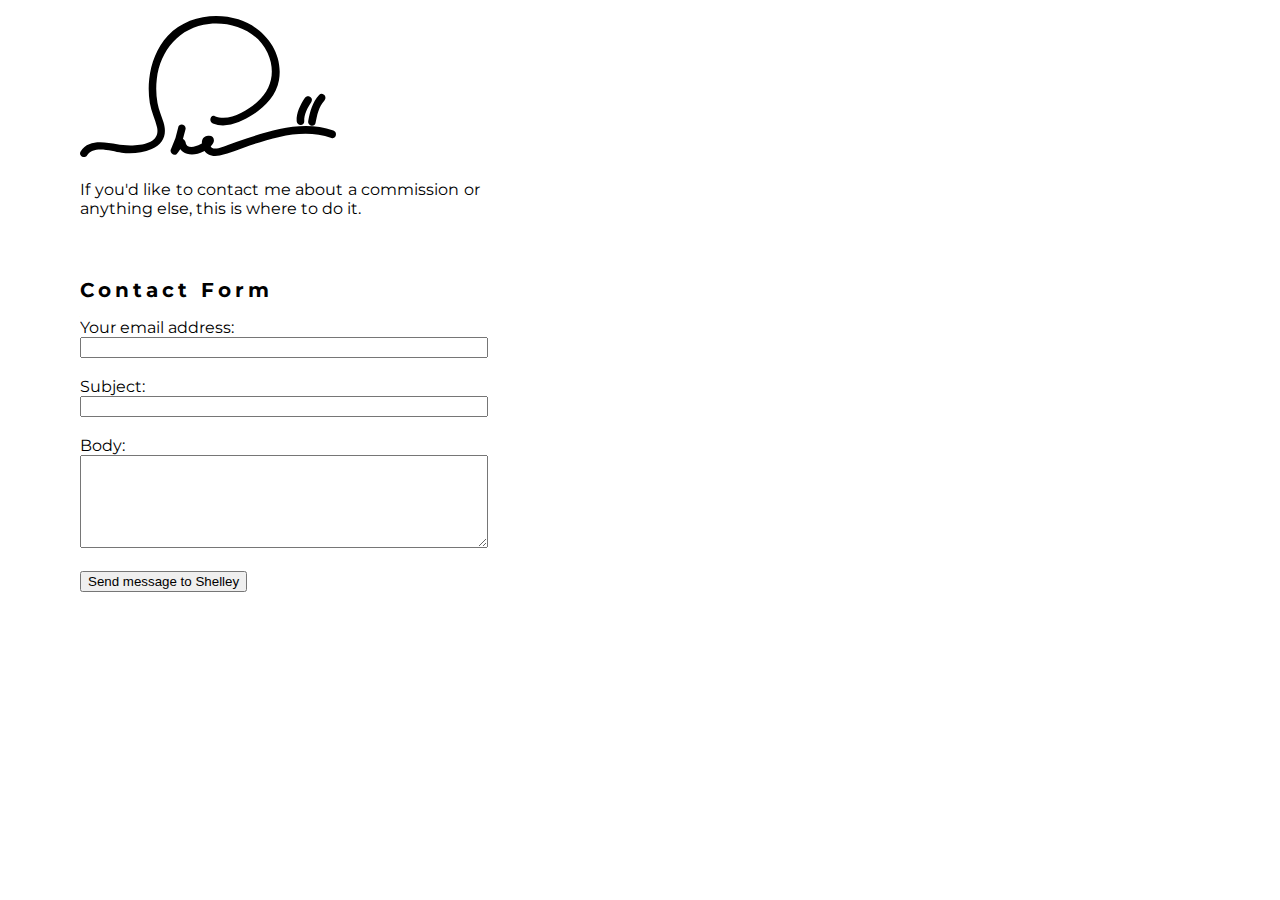
<file: www.shelleyshe.com/contact-form.html>
<!DOCTYPE html>
<html>

<head>
	<!--<link rel="icon" href="svgs/shell_snail_circle.svg" type="image/svg+xml">-->
	<link rel="alternate icon" href="img/shell_snail_zoom.png" type="image/png">
	<title>Shelley She - Contact Form</title>
	<link rel="stylesheet" href="style.css">
	<style>
		.hidden {
			display: none;
		}
	</style>
	<script>
		function submitContactForm() {
			let sender = document.getElementById("contact-sender").value;
			let subj = document.getElementById("contact-subject").value;
			let body = document.getElementById("contact-body").value;
			if (sender == "") {
				submitError("No email address provided");
			}
			else if (subj == "") {
				submitError("No subject line provided");
			}
			else if (body == "") {
				submitError("No message body provided");
			} else {
				// all good!
				const xhttp = new XMLHttpRequest();
				xhttp.onload = function () {
					if (this.responseText == "1") {
						// success!
						document.getElementById("contact-form").className = "hidden";
						document.getElementById("contact-success").className = "";
					} else {
						submitError("Problem sending: " + this.responseText);
					}
				}
				xhttp.open("GET", "contact-ajax.php?sender=" + sender + "&subject=" + subj + "&body=" + body, true);
				xhttp.send();
			}
		}
		function submitError(errorMessage) {
			document.getElementById("contact-error").innerText = errorMessage;
		}
	</script>
</head>

<body>
	<p style="width:400px; text-align: justify;">
		<a href="index.html"><img src="svgs/shell-snail.svg" alt="shell snail logo" width="256" /></a><br /><br />
		If you'd like to contact me about a commission or anything else, this is where to do it.
	</p>

	<h2>Contact Form</h2>
	<form id="contact-form" action="javascript:submitContactForm()">
		Your email address:<br />
		<input id="contact-sender" type="text" style="width:400px;"><br /><br />

		Subject:<br />
		<input id="contact-subject" type="text" style="width:400px;"><br /><br />

		Body:<br />
		<textarea id="contact-body" style="width:402px; height:6.5em;"></textarea><br /><br />

		<input type="submit" value="Send message to Shelley">

		<h2 id="contact-error" style="width:400px; color:#d45455;">
			</div>
	</form>
	<h2 id="contact-success" class="hidden" style="color: #a4d485;">Message sent!</h2>
</body>

</html>
</file>
<file: www.shelleyshe.com/style.css>
@import url('https://fonts.googleapis.com/css2?family=Montserrat:wght@250&family=Raleway:wght@300&display=swap');

html,
body {
	font-family: 'Montserrat', sans-serif;
	margin-top: 25px;
}

/*#434B57*/
html,
body {
	padding: 0;
	margin: 0;
}

h1,
h2,
h3,
p,
form {
	margin-left: 80px;
	margin-right: 20px;
}

h1,
h2,
h3 {
	margin-top: 3em;
}

h2 {
	font-family: 'Montserrat', sans-serif;
	letter-spacing: 4px;
	font-size: 1.25em;
}

textarea {
	min-width: 402px;
	width: 400px;
}

div.hori {
	position: relative;
	overflow-y: hidden;
	overflow-x: auto;
	margin-bottom: 20px;
	white-space: nowrap;
	padding-left: 40px;
	padding-right: 40px;
}

.horifade.right {
	position: fixed;
	right: 0;
	top: 0;
	bottom: 0;
	width: 40px;
	background: linear-gradient(to right, rgba(255, 255, 255, 0) 0%, rgba(255, 255, 255, 1) 100%);
}

.horifade.left {
	position: fixed;
	left: 0;
	top: 0;
	bottom: 0;
	width: 40px;
	background: linear-gradient(to left, rgba(255, 255, 255, 0) 0%, rgba(255, 255, 255, 1) 100%);
}

.horifade {
	pointer-events: none;
}

div.hori img {
	box-shadow: rgba(0, 0, 0, 0.2) 0px 2px 3px, inset rgba(0, 0, 0, 0.2) 0px -1px 2px;
	border-radius: 20px;
}

span.imagepad {
	margin: 20px;
}

.svgicon_link {
	display: inline-block;
	height: 2em;
	line-height: 2em;
	padding-bottom: .5em;
}

.svgicon_link span.s {
	background: black;
	display: inline-block;
	width: 2em;
	height: 2em;
	border-radius: 1em;
	margin-right: .5em;
}

.svgicon_link span.s img {
	width: 2em;
}

.svgicon_link span.s {
	vertical-align: middle;
}

.svgicon_link,
.svgicon_link span.s {
	transition: transform 0.1s ease-out;
}

a:link .svgicon_link {
	text-decoration: none;
}

a:link .svgicon_link,
a:visited .svgicon_link {
	color: #3aa;
}

a:hover .svgicon_link {
	color: pink;
}

a:active .svgicon_link {
	color: red;
}

a:hover .svgicon_link span.s {
	background: pink;
}

a:active .svgicon_link span.s {
	background: red;
	transform: rotate(35deg);
}

.nsfw {
	position: relative;
}

.nsfw img {
	filter: blur(10px);
	transition: filter 0.125s ease-in-out;
}

.nsfw:hover img {
	filter: blur(0px);
}

.nsfw .caption {
	position: absolute;
	margin: 0;
	padding: 0;
	left: 0px;
	top: -230px;
	width: 100%;
	text-align: center;
	z-index: 3;
	transition: display 0.125s ease-in-out;
	font-size: 125%;
	color: #666;
}

.nsfw:hover .caption {
	display: none;
}
</file>
